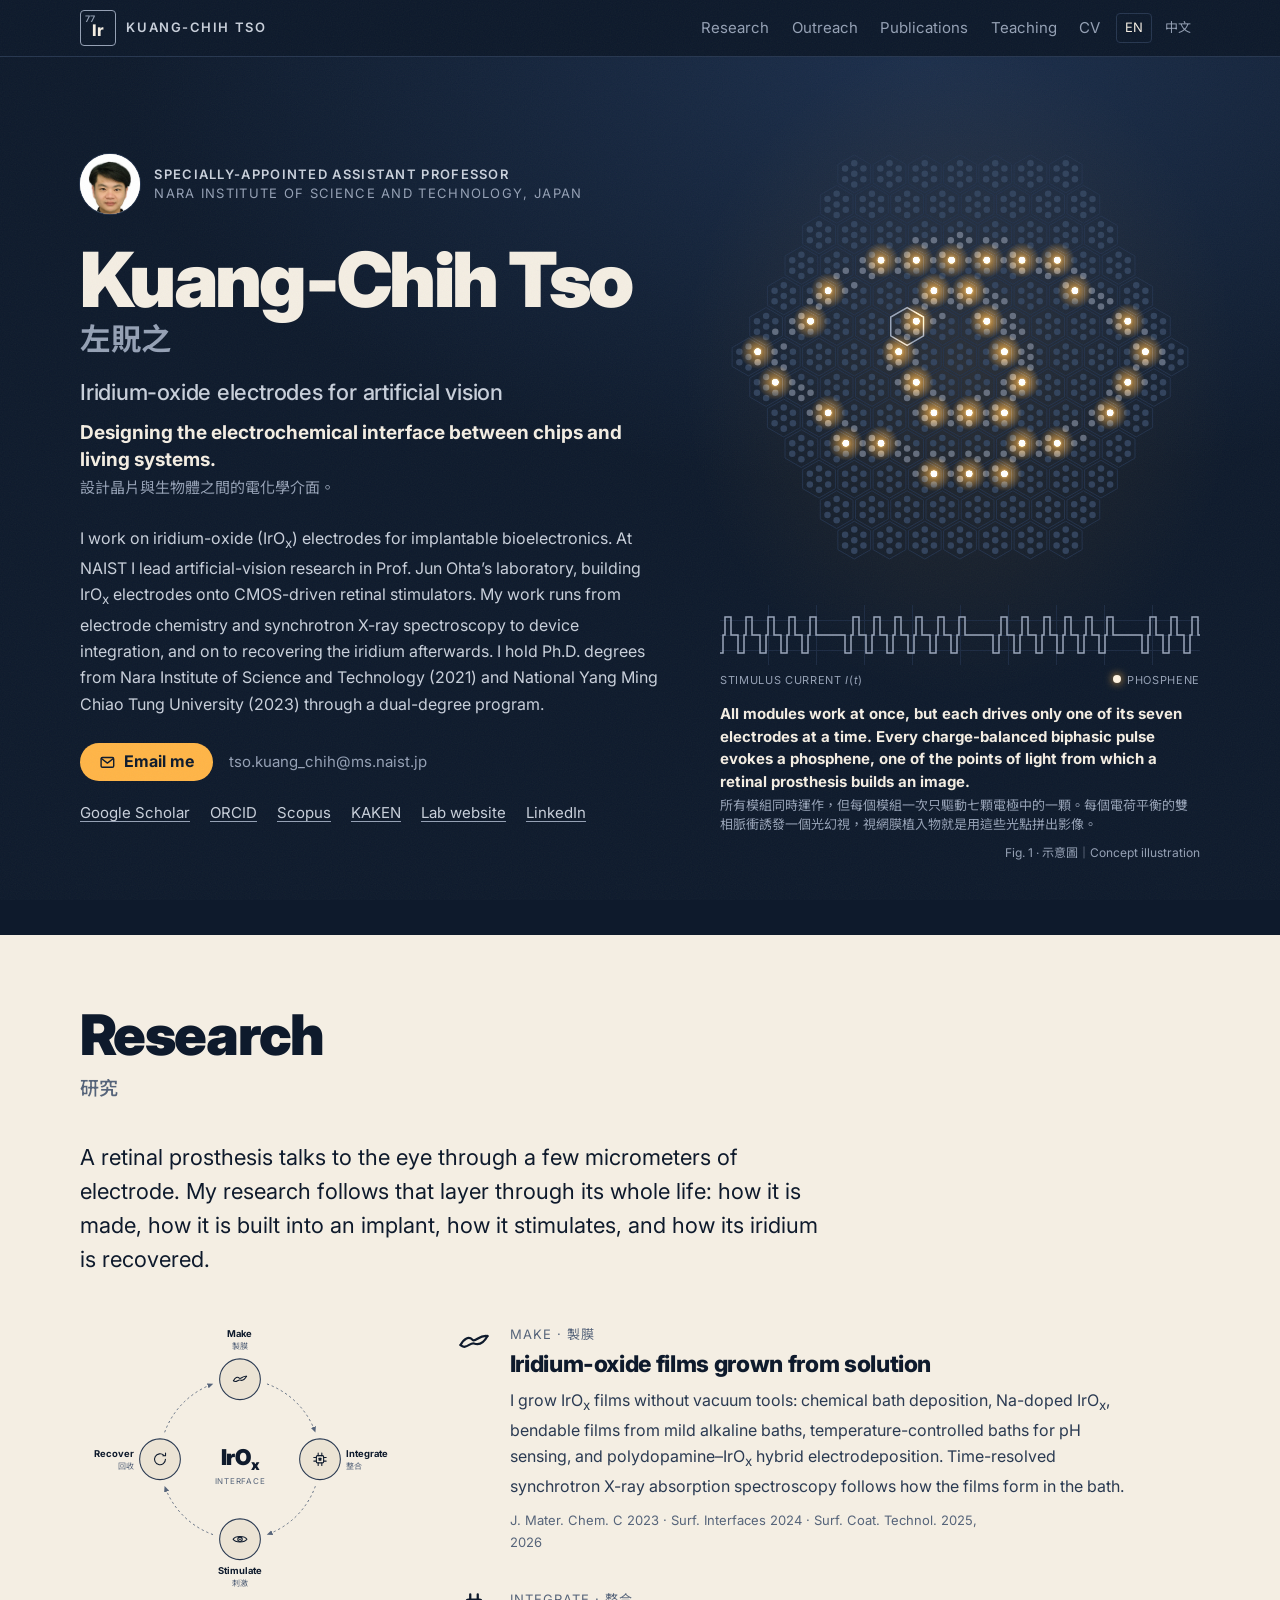
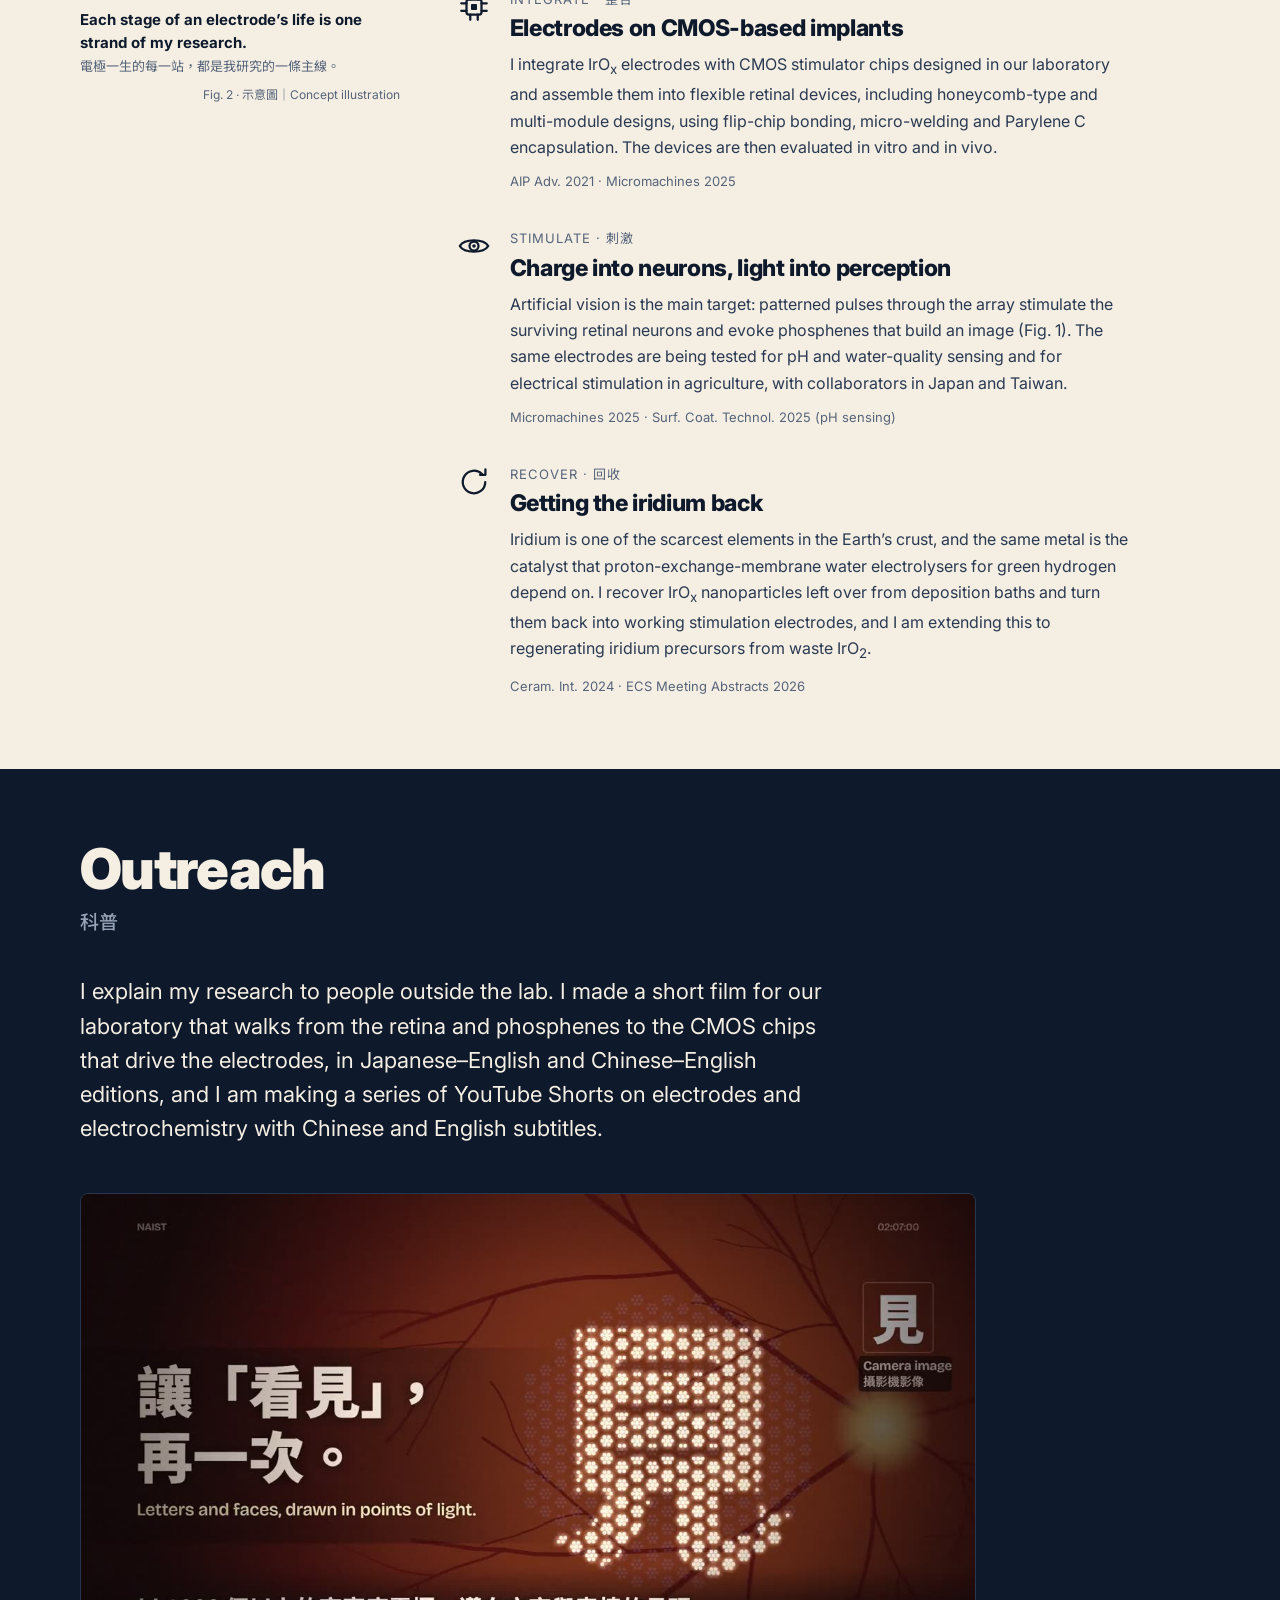
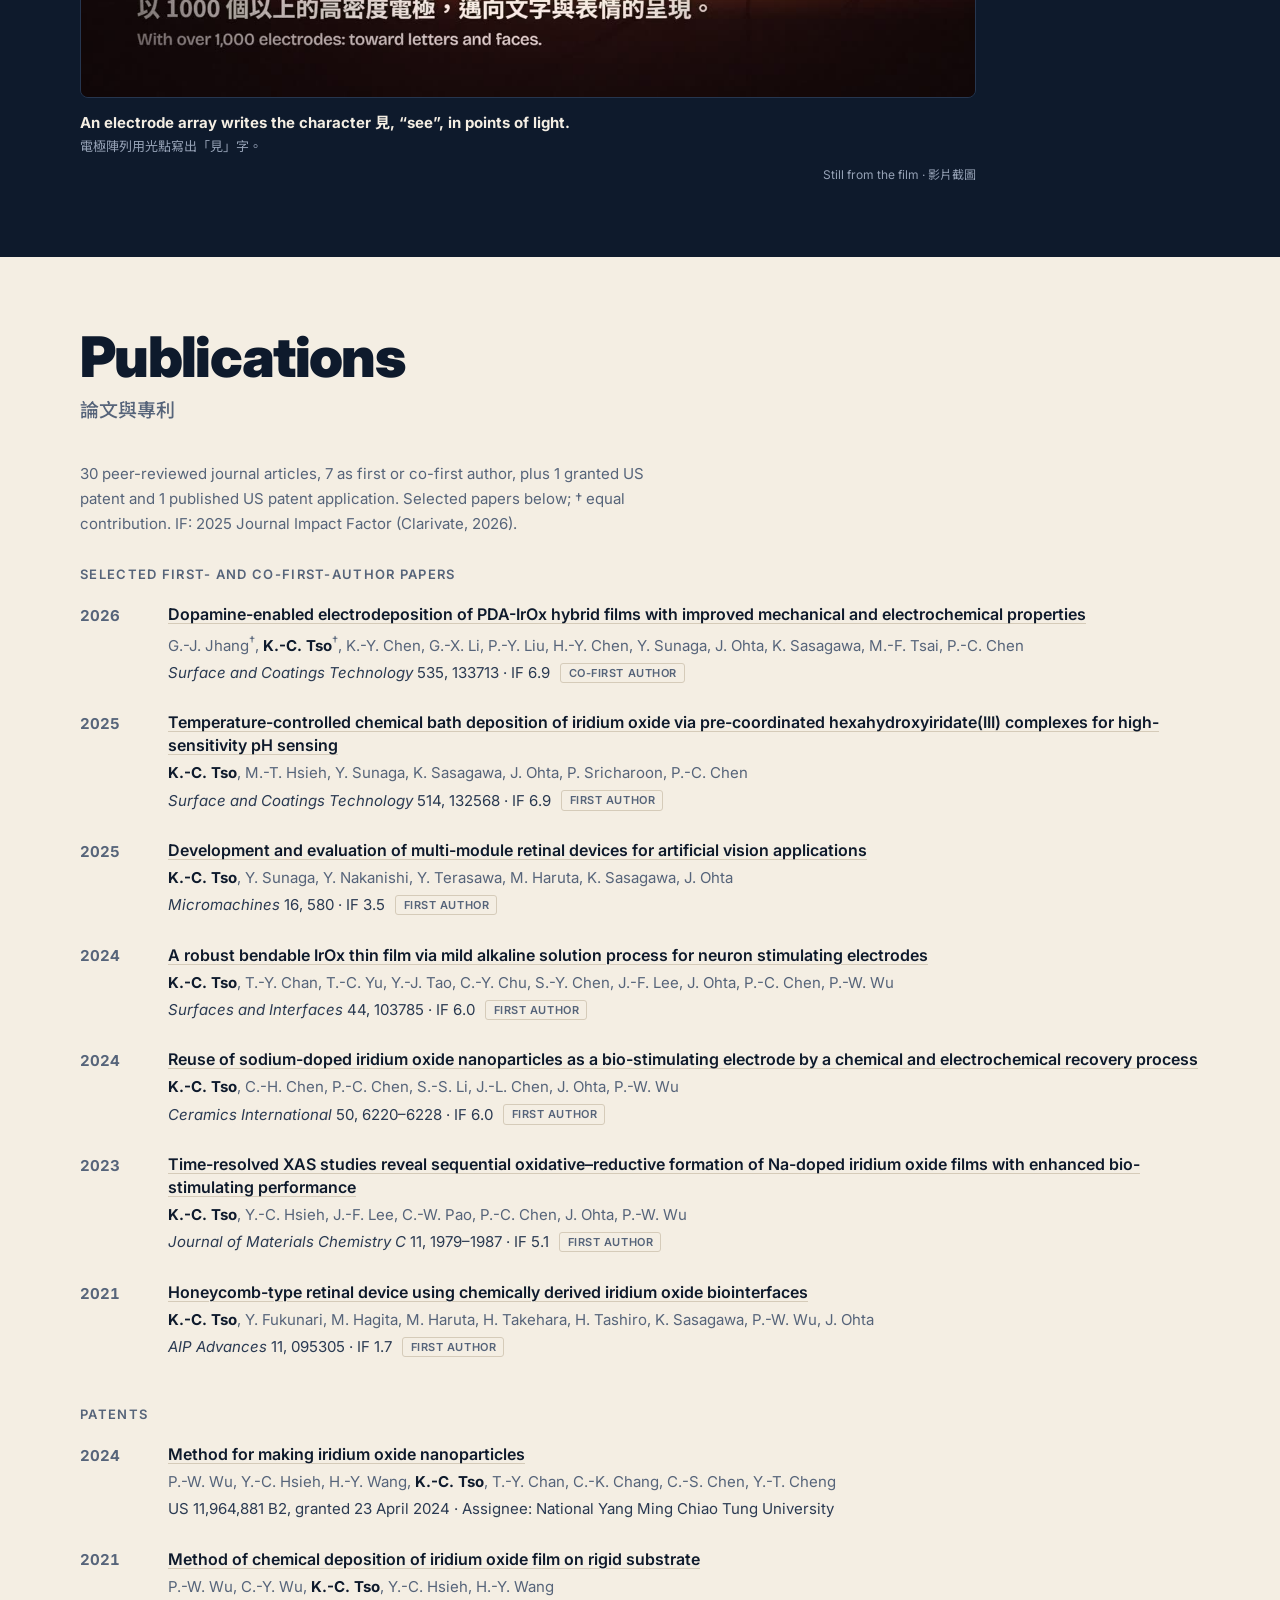
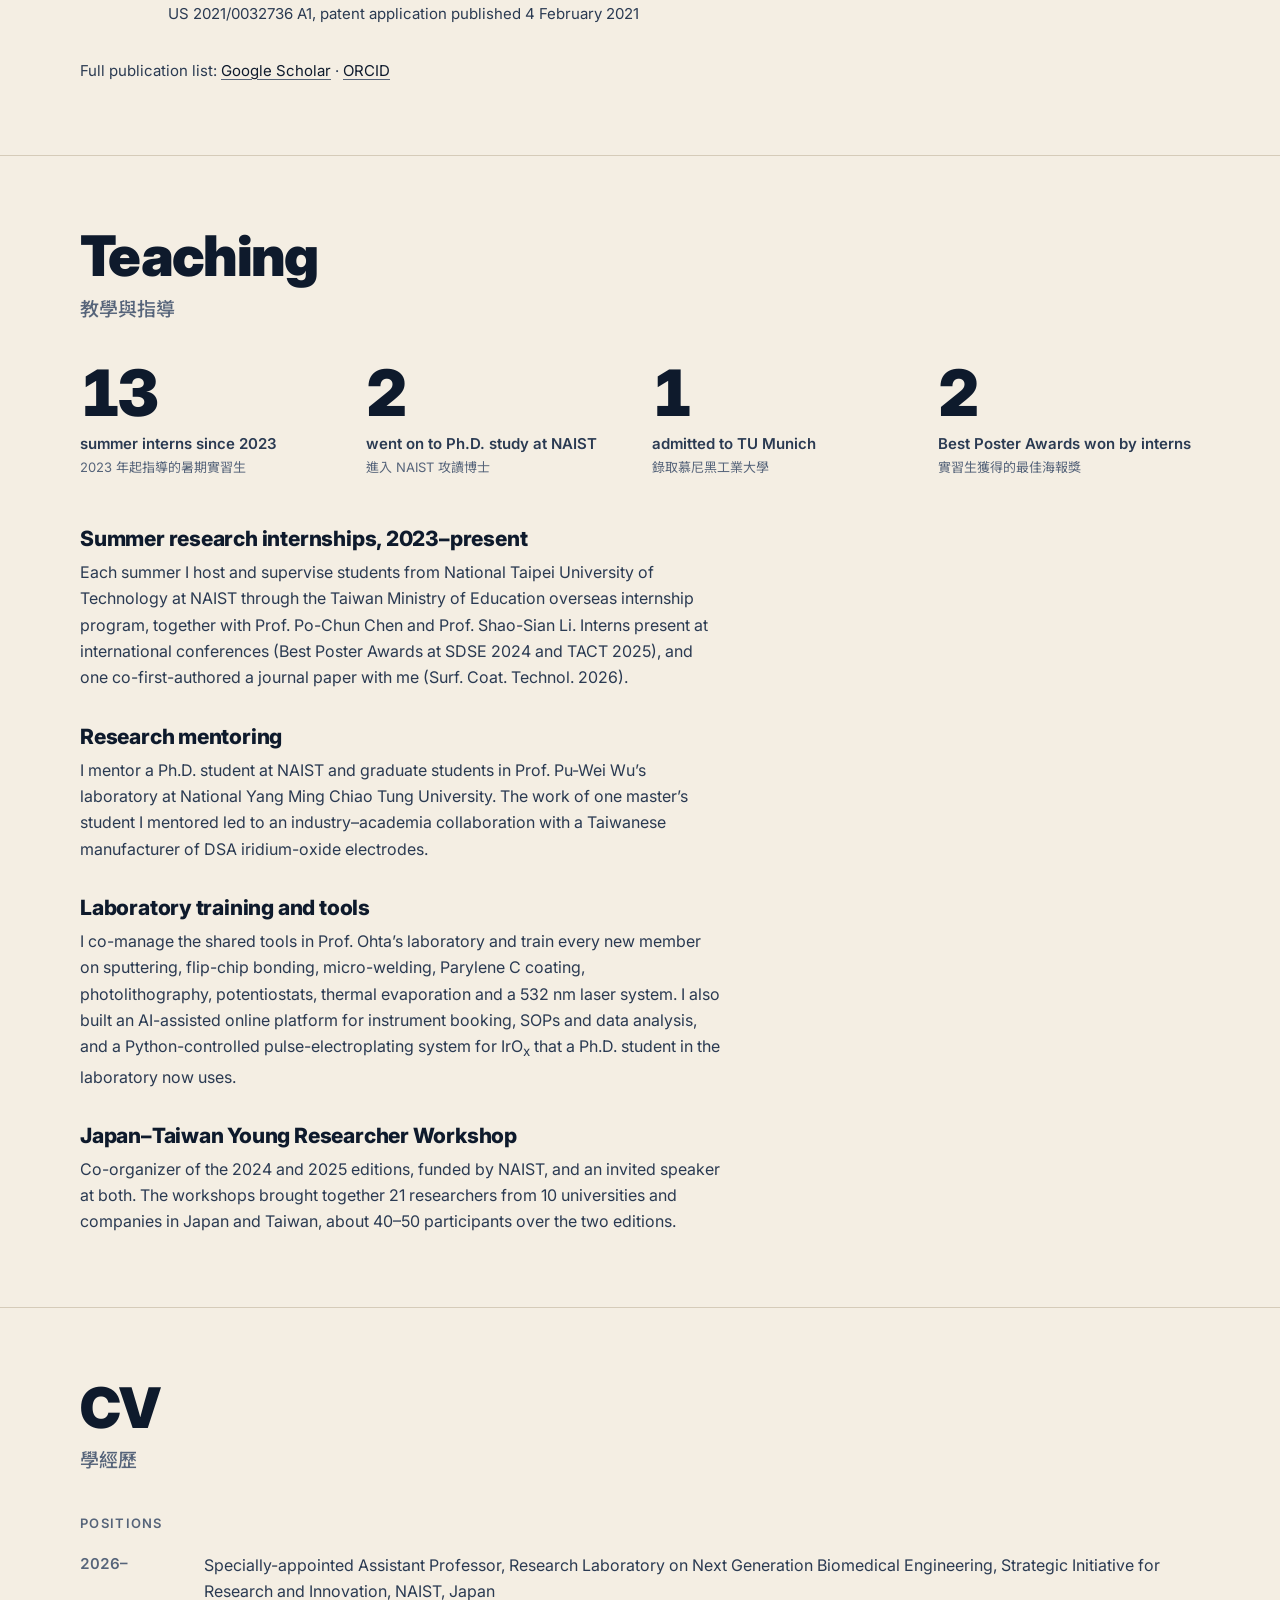
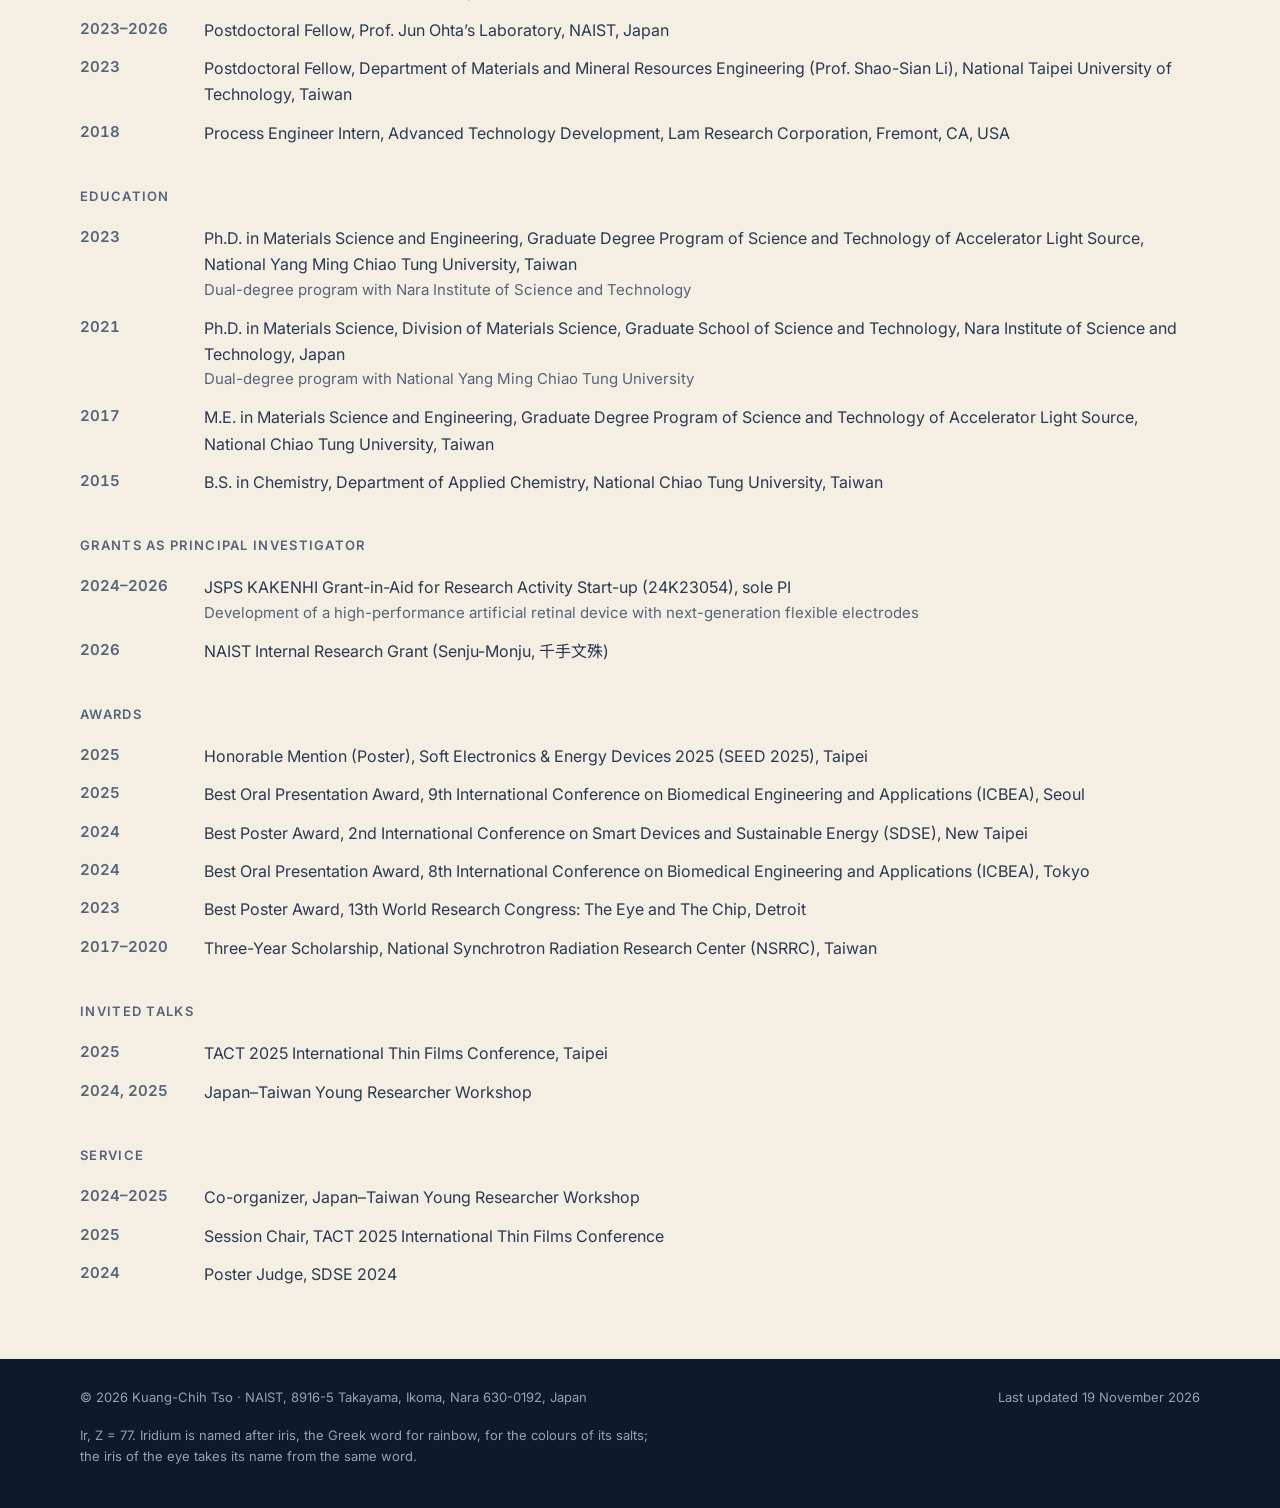
<file: index.html>
<!doctype html>
<html lang="en">
<head>
<meta charset="utf-8">
<title>Kuang-Chih Tso (左貺之) | Iridium-oxide electrodes for artificial vision, NAIST</title>
<meta name="viewport" content="width=device-width, initial-scale=1, viewport-fit=cover">
<meta name="description" content="Kuang-Chih Tso (左貺之) is a Specially-appointed Assistant Professor at the Nara Institute of Science and Technology (NAIST), Japan, working on iridium-oxide electrodes for implantable bioelectronics and artificial vision.">
<meta name="theme-color" content="#0e1a2c">
<link rel="canonical" href="https://kuangchihtso.github.io/">
<link rel="alternate" hreflang="en" href="https://kuangchihtso.github.io/">
<link rel="alternate" hreflang="zh-Hant" href="https://kuangchihtso.github.io/zh/">
<link rel="alternate" hreflang="x-default" href="https://kuangchihtso.github.io/">
<meta property="og:type" content="profile">
<meta property="og:title" content="Kuang-Chih Tso (左貺之)">
<meta property="og:description" content="Iridium-oxide electrodes for implantable bioelectronics and artificial vision. Specially-appointed Assistant Professor, NAIST, Japan.">
<meta property="og:url" content="https://kuangchihtso.github.io/">
<meta property="og:image" content="https://kuangchihtso.github.io/assets/film-poster.jpg">
<meta name="twitter:card" content="summary_large_image">
<link rel="icon" href="assets/favicon.svg" type="image/svg+xml">
<link rel="preconnect" href="https://fonts.googleapis.com">
<link rel="preconnect" href="https://fonts.gstatic.com" crossorigin>
<link rel="stylesheet" href="https://fonts.googleapis.com/css2?family=Inter:opsz,wght@14..32,400..900&family=Noto+Sans+TC:wght@400;500;700;900&display=swap">
<link rel="stylesheet" href="assets/site.css">
<script type="application/ld+json">
{
  "@context": "https://schema.org",
  "@type": "Person",
  "name": "Kuang-Chih Tso",
  "alternateName": ["左貺之", "K.-C. Tso"],
  "jobTitle": "Specially-appointed Assistant Professor",
  "email": "mailto:tso.kuang_chih@ms.naist.jp",
  "affiliation": {
    "@type": "CollegeOrUniversity",
    "name": "Nara Institute of Science and Technology",
    "alternateName": "NAIST",
    "url": "https://www.naist.jp/en/"
  },
  "alumniOf": [
    {"@type": "CollegeOrUniversity", "name": "National Yang Ming Chiao Tung University"},
    {"@type": "CollegeOrUniversity", "name": "Nara Institute of Science and Technology"},
    {"@type": "CollegeOrUniversity", "name": "National Chiao Tung University"}
  ],
  "knowsAbout": ["Iridium oxide electrodes", "Implantable bioelectronics", "Retinal prostheses", "Artificial vision", "Chemical bath deposition", "X-ray absorption spectroscopy", "CMOS-integrated neural interfaces", "Iridium recovery"],
  "url": "https://kuangchihtso.github.io/",
  "image": "https://kuangchihtso.github.io/assets/photo.jpg",
  "sameAs": [
    "https://orcid.org/0000-0002-1939-6127",
    "https://scholar.google.com/citations?user=V21Ai28AAAAJ",
    "https://www.scopus.com/authid/detail.uri?authorId=57202149820",
    "https://nrid.nii.ac.jp/nrid/1000020997415/",
    "https://www.linkedin.com/in/kuang-chih-tso-76ba76182/"
  ]
}
</script>
</head>
<body>
<a class="skip" href="#main">Skip to content</a>

<header class="masthead">
  <div class="wrap">
    <a class="brand" href="#top" aria-label="Kuang-Chih Tso, back to top">
      <span class="ir-tile" aria-hidden="true"><span class="z">77</span>Ir</span>
      <span class="brand-name">Kuang-Chih Tso</span>
    </a>
    <nav class="sections" aria-label="Sections">
      <a href="#research">Research</a>
      <a href="#outreach">Outreach</a>
      <a href="#publications">Publications</a>
      <a href="#teaching">Teaching</a>
      <a href="#cv">CV</a>
    </nav>
    <div class="lang" aria-label="Language">
      <a href="index.html" aria-current="page" lang="en">EN</a>
      <a href="zh/index.html" lang="zh-Hant" hreflang="zh-Hant">中文</a>
    </div>
  </div>
</header>

<main id="main">
  <section class="hero stage" id="top" aria-labelledby="name">
    <div class="wrap hero-grid">
      <div class="hero-text">
        <div class="id-row">
          <figure class="portrait"><img src="assets/photo.jpg" width="266" height="354" alt="Portrait of Kuang-Chih Tso"></figure>
          <p class="eyebrow"><b>Specially-appointed Assistant Professor</b>Nara Institute of Science and Technology, Japan</p>
        </div>
        <h1 id="name">Kuang-Chih Tso<span class="alt-name" lang="zh-Hant">左貺之</span></h1>
        <p class="kicker">Iridium-oxide electrodes for artificial vision</p>
        <p class="subs">
          <span class="sub-1">Designing the electrochemical interface between chips and living systems.</span>
          <span class="sub-2" lang="zh-Hant">設計晶片與生物體之間的電化學介面。</span>
        </p>
        <p class="bio">I work on iridium-oxide (IrO<sub>x</sub>) electrodes for implantable bioelectronics. At NAIST I lead artificial-vision research in Prof. Jun Ohta’s laboratory, building IrO<sub>x</sub> electrodes onto CMOS-driven retinal stimulators. My work runs from electrode chemistry and synchrotron X-ray spectroscopy to device integration, and on to recovering the iridium afterwards. I hold Ph.D. degrees from Nara Institute of Science and Technology (2021) and National Yang Ming Chiao Tung University (2023) through a dual-degree program.</p>
        <p class="contact">
          <a class="cta" data-mail-user="tso.kuang_chih" data-mail-domain="ms.naist.jp" data-mail-keep href="#top"><svg viewBox="0 0 24 24" aria-hidden="true"><rect x="3" y="5" width="18" height="14" rx="2"/><path d="m3.5 6.5 8.5 6.5 8.5-6.5"/></svg>Email me</a>
          <span class="addr" data-mail-user="tso.kuang_chih" data-mail-domain="ms.naist.jp">tso.kuang_chih [at] ms.naist.jp</span>
        </p>
        <ul class="links">
          <li><a href="https://scholar.google.com/citations?user=V21Ai28AAAAJ" rel="me">Google Scholar</a></li>
          <li><a href="https://orcid.org/0000-0002-1939-6127" rel="me">ORCID</a></li>
          <li><a href="https://www.scopus.com/authid/detail.uri?authorId=57202149820" rel="me">Scopus</a></li>
          <li><a href="https://nrid.nii.ac.jp/nrid/1000020997415/" rel="me">KAKEN</a></li>
          <li><a href="https://mswebs.naist.jp/LABs/pdslab/index-e.html">Lab website</a></li>
          <li><a href="https://www.linkedin.com/in/kuang-chih-tso-76ba76182/" rel="me">LinkedIn</a></li>
        </ul>
      </div>

      <figure class="fig1" data-fig1>
        <canvas class="fig-array" role="img" aria-label="Schematic: an array of hexagonal electrode modules with seven electrodes each. All modules work at once, each lighting one of its electrodes at a time, and the lit electrodes trace the outline and iris of an eye as phosphenes."></canvas>
        <canvas class="fig-trace" role="img" aria-label="Trace of the current from the outlined module: one charge-balanced biphasic pulse for each of its electrodes, in turn."></canvas>
        <div class="fig-legend" aria-hidden="true"><span>stimulus current <span class="sym"><i>I</i>(<i>t</i>)</span></span><span><span class="dot"></span>phosphene</span></div>
        <figcaption>
          <span class="cap-1">All modules work at once, but each drives only one of its seven electrodes at a time. Every charge-balanced biphasic pulse evokes a phosphene, one of the points of light from which a retinal prosthesis builds an image.</span>
          <span class="cap-2" lang="zh-Hant">所有模組同時運作，但每個模組一次只驅動七顆電極中的一顆。每個電荷平衡的雙相脈衝誘發一個光幻視，視網膜植入物就是用這些光點拼出影像。</span>
          <span class="cap-tag">Fig. 1 · <span lang="zh-Hant">示意圖</span>｜Concept illustration</span>
        </figcaption>
      </figure>
    </div>
  </section>

  <section class="section paper" id="research" aria-labelledby="research-title">
    <div class="wrap">
      <div class="sec-head">
        <h2 id="research-title">Research</h2>
        <p class="sec-alt" lang="zh-Hant">研究</p>
      </div>
      <p class="lead">A retinal prosthesis talks to the eye through a few micrometers of electrode. My research follows that layer through its whole life: how it is made, how it is built into an implant, how it stimulates, and how its iridium is recovered.</p>

      <div class="cycle">
        <figure class="fig2">
          <svg viewBox="-60 -26 440 372" role="img" aria-labelledby="fig2-title">
            <title id="fig2-title">Life cycle of an iridium-oxide electrode: make, integrate, stimulate, recover, and back to make.</title>
            <defs>
              <marker id="fig2-arrow" viewBox="0 0 10 10" refX="8" refY="5" markerWidth="9" markerHeight="9" markerUnits="userSpaceOnUse" orient="auto">
                <path class="arrowhead" d="M0 1 L9 5 L0 9 z"/>
              </marker>
            </defs>
            <g class="ring">
              <path d="M197.6 56.6 A110 110 0 0 1 263.4 122.4" marker-end="url(#fig2-arrow)"/>
              <path d="M263.4 197.6 A110 110 0 0 1 197.6 263.4" marker-end="url(#fig2-arrow)"/>
              <path d="M122.4 263.4 A110 110 0 0 1 56.6 197.6" marker-end="url(#fig2-arrow)"/>
              <path d="M56.6 122.4 A110 110 0 0 1 122.4 56.6" marker-end="url(#fig2-arrow)"/>
            </g>
            <g transform="translate(160 50)">
              <circle class="node" r="28"/>
              <g class="glyph" transform="translate(-12 -12)"><path d="M3 14c2.5-4.5 5.5-6 8-3.5 2 2 4.5-3.5 10-2.5"/><path d="M21 8c-3 5.5-6.5 6-9 5-2.5-1-5.5 4.5-9 1"/></g>
            </g>
            <g transform="translate(270 160)">
              <circle class="node" r="28"/>
              <g class="glyph" transform="translate(-12 -12)"><rect x="7" y="7" width="10" height="10" rx="1.5"/><rect class="solid" x="10" y="10" width="4" height="4" rx="0.5"/><path d="M9.5 3.5v3.5M14.5 3.5v3.5M9.5 17v3.5M14.5 17v3.5M3.5 9.5h3.5M3.5 14.5h3.5M17 9.5h3.5M17 14.5h3.5"/></g>
            </g>
            <g transform="translate(160 270)">
              <circle class="node" r="28"/>
              <g class="glyph" transform="translate(-12 -12)"><path d="M2.5 12c3-5 16-5 19 0-3 5-16 5-19 0z"/><circle cx="12" cy="12" r="3"/><circle class="solid" cx="12" cy="12" r="1.2"/></g>
            </g>
            <g transform="translate(50 160)">
              <circle class="node" r="28"/>
              <g class="glyph" transform="translate(-12 -12)"><path d="M19.5 12a7.5 7.5 0 1 1-2.2-5.3"/><path d="M19.6 3.6v3.6h-3.6"/></g>
            </g>
            <text class="lbl" x="160" y="-8" text-anchor="middle">Make</text>
            <text class="lbl2" x="160" y="8" text-anchor="middle">製膜</text>
            <text class="lbl" x="306" y="157" text-anchor="start">Integrate</text>
            <text class="lbl2" x="306" y="173" text-anchor="start">整合</text>
            <text class="lbl" x="160" y="318" text-anchor="middle">Stimulate</text>
            <text class="lbl2" x="160" y="334" text-anchor="middle">刺激</text>
            <text class="lbl" x="14" y="157" text-anchor="end">Recover</text>
            <text class="lbl2" x="14" y="173" text-anchor="end">回收</text>
            <text class="center" x="160" y="168" text-anchor="middle">IrO<tspan dy="7" font-size="20">x</tspan></text>
            <text class="center-sub" x="160" y="194" text-anchor="middle">interface</text>
          </svg>
          <figcaption>
            <span class="cap-1">Each stage of an electrode’s life is one strand of my research.</span>
            <span class="cap-2" lang="zh-Hant">電極一生的每一站，都是我研究的一條主線。</span>
            <span class="cap-tag">Fig. 2 · <span lang="zh-Hant">示意圖</span>｜Concept illustration</span>
          </figcaption>
        </figure>

        <div class="strands">
          <article class="strand">
            <span class="icon" aria-hidden="true"><svg viewBox="0 0 24 24"><path d="M3 14c2.5-4.5 5.5-6 8-3.5 2 2 4.5-3.5 10-2.5"/><path d="M21 8c-3 5.5-6.5 6-9 5-2.5-1-5.5 4.5-9 1"/></svg></span>
            <div>
              <p class="tag">Make · <span lang="zh-Hant">製膜</span></p>
              <h3>Iridium-oxide films grown from solution</h3>
              <p>I grow IrO<sub>x</sub> films without vacuum tools: chemical bath deposition, Na-doped IrO<sub>x</sub>, bendable films from mild alkaline baths, temperature-controlled baths for pH sensing, and polydopamine–IrO<sub>x</sub> hybrid electrodeposition. Time-resolved synchrotron X-ray absorption spectroscopy follows how the films form in the bath.</p>
              <p class="refs">J. Mater. Chem. C 2023 · Surf. Interfaces 2024 · Surf. Coat. Technol. 2025, 2026</p>
            </div>
          </article>
          <article class="strand">
            <span class="icon" aria-hidden="true"><svg viewBox="0 0 24 24"><rect x="7" y="7" width="10" height="10" rx="1.5"/><rect class="solid" x="10" y="10" width="4" height="4" rx="0.5"/><path d="M9.5 3.5v3.5M14.5 3.5v3.5M9.5 17v3.5M14.5 17v3.5M3.5 9.5h3.5M3.5 14.5h3.5M17 9.5h3.5M17 14.5h3.5"/></svg></span>
            <div>
              <p class="tag">Integrate · <span lang="zh-Hant">整合</span></p>
              <h3>Electrodes on CMOS-based implants</h3>
              <p>I integrate IrO<sub>x</sub> electrodes with CMOS stimulator chips designed in our laboratory and assemble them into flexible retinal devices, including honeycomb-type and multi-module designs, using flip-chip bonding, micro-welding and Parylene C encapsulation. The devices are then evaluated in vitro and in vivo.</p>
              <p class="refs">AIP Adv. 2021 · Micromachines 2025</p>
            </div>
          </article>
          <article class="strand">
            <span class="icon" aria-hidden="true"><svg viewBox="0 0 24 24"><path d="M2.5 12c3-5 16-5 19 0-3 5-16 5-19 0z"/><circle cx="12" cy="12" r="3"/><circle class="solid" cx="12" cy="12" r="1.2"/></svg></span>
            <div>
              <p class="tag">Stimulate · <span lang="zh-Hant">刺激</span></p>
              <h3>Charge into neurons, light into perception</h3>
              <p>Artificial vision is the main target: patterned pulses through the array stimulate the surviving retinal neurons and evoke phosphenes that build an image (Fig. 1). The same electrodes are being tested for pH and water-quality sensing and for electrical stimulation in agriculture, with collaborators in Japan and Taiwan.</p>
              <p class="refs">Micromachines 2025 · Surf. Coat. Technol. 2025 (pH sensing)</p>
            </div>
          </article>
          <article class="strand">
            <span class="icon" aria-hidden="true"><svg viewBox="0 0 24 24"><path d="M19.5 12a7.5 7.5 0 1 1-2.2-5.3"/><path d="M19.6 3.6v3.6h-3.6"/></svg></span>
            <div>
              <p class="tag">Recover · <span lang="zh-Hant">回收</span></p>
              <h3>Getting the iridium back</h3>
              <p>Iridium is one of the scarcest elements in the Earth’s crust, and the same metal is the catalyst that proton-exchange-membrane water electrolysers for green hydrogen depend on. I recover IrO<sub>x</sub> nanoparticles left over from deposition baths and turn them back into working stimulation electrodes, and I am extending this to regenerating iridium precursors from waste IrO<sub>2</sub>.</p>
              <p class="refs">Ceram. Int. 2024 · ECS Meeting Abstracts 2026</p>
            </div>
          </article>
        </div>
      </div>
    </div>
  </section>

  <section class="section stage" id="outreach" aria-labelledby="outreach-title">
    <div class="wrap">
      <div class="sec-head">
        <h2 id="outreach-title">Outreach</h2>
        <p class="sec-alt" lang="zh-Hant">科普</p>
      </div>
      <p class="lead">I explain my research to people outside the lab. I made a short film for our laboratory that walks from the retina and phosphenes to the CMOS chips that drive the electrodes, in Japanese–English and Chinese–English editions, and I am making a series of YouTube Shorts on electrodes and electrochemistry with Chinese and English subtitles.</p>
      <figure class="film">
        <div class="poster">
          <img src="assets/film-poster.jpg" width="1280" height="720" alt="Still from the film: an electrode array draws the Chinese character 見 (“see”) in points of light, beside the title 讓「看見」，再一次 and the subtitle “Letters and faces, drawn in points of light.”" loading="lazy">
        </div>
        <figcaption>
          <span class="cap-1">An electrode array writes the character 見, “see”, in points of light.</span>
          <span class="cap-2" lang="zh-Hant">電極陣列用光點寫出「見」字。</span>
          <span class="cap-tag">Still from the film · <span lang="zh-Hant">影片截圖</span></span>
        </figcaption>
      </figure>
    </div>
  </section>

  <section class="section paper" id="publications" aria-labelledby="pubs-title">
    <div class="wrap">
      <div class="sec-head">
        <h2 id="pubs-title">Publications</h2>
        <p class="sec-alt" lang="zh-Hant">論文與專利</p>
      </div>
      <p class="note">30 peer-reviewed journal articles, 7 as first or co-first author, plus 1 granted US patent and 1 published US patent application. Selected papers below; † equal contribution. IF: 2025 Journal Impact Factor (Clarivate, 2026).</p>
      <h3 class="sub">Selected first- and co-first-author papers</h3>
      <ol class="entries">
        <li class="entry">
          <span class="when">2026</span>
          <div>
            <p class="title"><a href="https://doi.org/10.1016/j.surfcoat.2026.133713">Dopamine-enabled electrodeposition of PDA-IrOx hybrid films with improved mechanical and electrochemical properties</a></p>
            <p class="authors">G.-J. Jhang<sup>†</sup>, <b>K.-C. Tso</b><sup>†</sup>, K.-Y. Chen, G.-X. Li, P.-Y. Liu, H.-Y. Chen, Y. Sunaga, J. Ohta, K. Sasagawa, M.-F. Tsai, P.-C. Chen</p>
            <p class="venue"><i>Surface and Coatings Technology</i> 535, 133713 · IF&nbsp;6.9 <span class="role">Co-first author</span></p>
          </div>
        </li>
        <li class="entry">
          <span class="when">2025</span>
          <div>
            <p class="title"><a href="https://doi.org/10.1016/j.surfcoat.2025.132568">Temperature-controlled chemical bath deposition of iridium oxide via pre-coordinated hexahydroxyiridate(III) complexes for high-sensitivity pH sensing</a></p>
            <p class="authors"><b>K.-C. Tso</b>, M.-T. Hsieh, Y. Sunaga, K. Sasagawa, J. Ohta, P. Sricharoon, P.-C. Chen</p>
            <p class="venue"><i>Surface and Coatings Technology</i> 514, 132568 · IF&nbsp;6.9 <span class="role">First author</span></p>
          </div>
        </li>
        <li class="entry">
          <span class="when">2025</span>
          <div>
            <p class="title"><a href="https://doi.org/10.3390/mi16050580">Development and evaluation of multi-module retinal devices for artificial vision applications</a></p>
            <p class="authors"><b>K.-C. Tso</b>, Y. Sunaga, Y. Nakanishi, Y. Terasawa, M. Haruta, K. Sasagawa, J. Ohta</p>
            <p class="venue"><i>Micromachines</i> 16, 580 · IF&nbsp;3.5 <span class="role">First author</span></p>
          </div>
        </li>
        <li class="entry">
          <span class="when">2024</span>
          <div>
            <p class="title"><a href="https://doi.org/10.1016/j.surfin.2023.103785">A robust bendable IrOx thin film via mild alkaline solution process for neuron stimulating electrodes</a></p>
            <p class="authors"><b>K.-C. Tso</b>, T.-Y. Chan, T.-C. Yu, Y.-J. Tao, C.-Y. Chu, S.-Y. Chen, J.-F. Lee, J. Ohta, P.-C. Chen, P.-W. Wu</p>
            <p class="venue"><i>Surfaces and Interfaces</i> 44, 103785 · IF&nbsp;6.0 <span class="role">First author</span></p>
          </div>
        </li>
        <li class="entry">
          <span class="when">2024</span>
          <div>
            <p class="title"><a href="https://doi.org/10.1016/j.ceramint.2023.11.344">Reuse of sodium-doped iridium oxide nanoparticles as a bio-stimulating electrode by a chemical and electrochemical recovery process</a></p>
            <p class="authors"><b>K.-C. Tso</b>, C.-H. Chen, P.-C. Chen, S.-S. Li, J.-L. Chen, J. Ohta, P.-W. Wu</p>
            <p class="venue"><i>Ceramics International</i> 50, 6220–6228 · IF&nbsp;6.0 <span class="role">First author</span></p>
          </div>
        </li>
        <li class="entry">
          <span class="when">2023</span>
          <div>
            <p class="title"><a href="https://doi.org/10.1039/D2TC02996K">Time-resolved XAS studies reveal sequential oxidative–reductive formation of Na-doped iridium oxide films with enhanced bio-stimulating performance</a></p>
            <p class="authors"><b>K.-C. Tso</b>, Y.-C. Hsieh, J.-F. Lee, C.-W. Pao, P.-C. Chen, J. Ohta, P.-W. Wu</p>
            <p class="venue"><i>Journal of Materials Chemistry C</i> 11, 1979–1987 · IF&nbsp;5.1 <span class="role">First author</span></p>
          </div>
        </li>
        <li class="entry">
          <span class="when">2021</span>
          <div>
            <p class="title"><a href="https://doi.org/10.1063/5.0058457">Honeycomb-type retinal device using chemically derived iridium oxide biointerfaces</a></p>
            <p class="authors"><b>K.-C. Tso</b>, Y. Fukunari, M. Hagita, M. Haruta, H. Takehara, H. Tashiro, K. Sasagawa, P.-W. Wu, J. Ohta</p>
            <p class="venue"><i>AIP Advances</i> 11, 095305 · IF&nbsp;1.7 <span class="role">First author</span></p>
          </div>
        </li>
      </ol>

      <h3 class="sub">Patents</h3>
      <ol class="entries">
        <li class="entry">
          <span class="when">2024</span>
          <div>
            <p class="title"><a href="https://patents.justia.com/patent/11964881">Method for making iridium oxide nanoparticles</a></p>
            <p class="authors">P.-W. Wu, Y.-C. Hsieh, H.-Y. Wang, <b>K.-C. Tso</b>, T.-Y. Chan, C.-K. Chang, C.-S. Chen, Y.-T. Cheng</p>
            <p class="venue">US 11,964,881 B2, granted 23 April 2024 · Assignee: National Yang Ming Chiao Tung University</p>
          </div>
        </li>
        <li class="entry">
          <span class="when">2021</span>
          <div>
            <p class="title"><a href="https://patents.justia.com/patent/20210032736">Method of chemical deposition of iridium oxide film on rigid substrate</a></p>
            <p class="authors">P.-W. Wu, C.-Y. Wu, <b>K.-C. Tso</b>, Y.-C. Hsieh, H.-Y. Wang</p>
            <p class="venue">US 2021/0032736 A1, patent application published 4 February 2021</p>
          </div>
        </li>
      </ol>

      <p class="more">Full publication list: <a href="https://scholar.google.com/citations?user=V21Ai28AAAAJ">Google Scholar</a> · <a href="https://orcid.org/0000-0002-1939-6127">ORCID</a></p>
    </div>
  </section>

  <section class="section paper" id="teaching" aria-labelledby="teaching-title">
    <div class="wrap">
      <div class="sec-head">
        <h2 id="teaching-title">Teaching</h2>
        <p class="sec-alt" lang="zh-Hant">教學與指導</p>
      </div>
      <ul class="stats">
        <li><span class="num">13</span><span class="lbl">summer interns since 2023</span><span class="line" lang="zh-Hant">2023 年起指導的暑期實習生</span></li>
        <li><span class="num">2</span><span class="lbl">went on to Ph.D. study at NAIST</span><span class="line" lang="zh-Hant">進入 NAIST 攻讀博士</span></li>
        <li><span class="num">1</span><span class="lbl">admitted to TU Munich</span><span class="line" lang="zh-Hant">錄取慕尼黑工業大學</span></li>
        <li><span class="num">2</span><span class="lbl">Best Poster Awards won by interns</span><span class="line" lang="zh-Hant">實習生獲得的最佳海報獎</span></li>
      </ul>
      <div class="items">
        <div class="item">
          <h3>Summer research internships, 2023–present</h3>
          <p>Each summer I host and supervise students from National Taipei University of Technology at NAIST through the Taiwan Ministry of Education overseas internship program, together with Prof. Po-Chun Chen and Prof. Shao-Sian Li. Interns present at international conferences (Best Poster Awards at SDSE 2024 and TACT 2025), and one co-first-authored a journal paper with me (Surf. Coat. Technol. 2026).</p>
        </div>
        <div class="item">
          <h3>Research mentoring</h3>
          <p>I mentor a Ph.D. student at NAIST and graduate students in Prof. Pu-Wei Wu’s laboratory at National Yang Ming Chiao Tung University. The work of one master’s student I mentored led to an industry–academia collaboration with a Taiwanese manufacturer of DSA iridium-oxide electrodes.</p>
        </div>
        <div class="item">
          <h3>Laboratory training and tools</h3>
          <p>I co-manage the shared tools in Prof. Ohta’s laboratory and train every new member on sputtering, flip-chip bonding, micro-welding, Parylene C coating, photolithography, potentiostats, thermal evaporation and a 532 nm laser system. I also built an AI-assisted online platform for instrument booking, SOPs and data analysis, and a Python-controlled pulse-electroplating system for IrO<sub>x</sub> that a Ph.D. student in the laboratory now uses.</p>
        </div>
        <div class="item">
          <h3>Japan–Taiwan Young Researcher Workshop</h3>
          <p>Co-organizer of the 2024 and 2025 editions, funded by NAIST, and an invited speaker at both. The workshops brought together 21 researchers from 10 universities and companies in Japan and Taiwan, about 40–50 participants over the two editions.</p>
        </div>
      </div>
    </div>
  </section>

  <section class="section paper" id="cv" aria-labelledby="cv-title">
    <div class="wrap">
      <div class="sec-head">
        <h2 id="cv-title">CV</h2>
        <p class="sec-alt" lang="zh-Hant">學經歷</p>
      </div>
      <div class="cv-group">
        <h3 class="sub">Positions</h3>
        <dl class="rows">
          <div class="row"><dt>2026–</dt><dd>Specially-appointed Assistant Professor, Research Laboratory on Next Generation Biomedical Engineering, Strategic Initiative for Research and Innovation, NAIST, Japan</dd></div>
          <div class="row"><dt>2023–2026</dt><dd>Postdoctoral Fellow, Prof. Jun Ohta’s Laboratory, NAIST, Japan</dd></div>
          <div class="row"><dt>2023</dt><dd>Postdoctoral Fellow, Department of Materials and Mineral Resources Engineering (Prof. Shao-Sian Li), National Taipei University of Technology, Taiwan</dd></div>
          <div class="row"><dt>2018</dt><dd>Process Engineer Intern, Advanced Technology Development, Lam Research Corporation, Fremont, CA, USA</dd></div>
        </dl>
      </div>
      <div class="cv-group">
        <h3 class="sub">Education</h3>
        <dl class="rows">
          <div class="row"><dt>2023</dt><dd>Ph.D. in Materials Science and Engineering, Graduate Degree Program of Science and Technology of Accelerator Light Source, National Yang Ming Chiao Tung University, Taiwan<small>Dual-degree program with Nara Institute of Science and Technology</small></dd></div>
          <div class="row"><dt>2021</dt><dd>Ph.D. in Materials Science, Division of Materials Science, Graduate School of Science and Technology, Nara Institute of Science and Technology, Japan<small>Dual-degree program with National Yang Ming Chiao Tung University</small></dd></div>
          <div class="row"><dt>2017</dt><dd>M.E. in Materials Science and Engineering, Graduate Degree Program of Science and Technology of Accelerator Light Source, National Chiao Tung University, Taiwan</dd></div>
          <div class="row"><dt>2015</dt><dd>B.S. in Chemistry, Department of Applied Chemistry, National Chiao Tung University, Taiwan</dd></div>
        </dl>
      </div>
      <div class="cv-group">
        <h3 class="sub">Grants as principal investigator</h3>
        <dl class="rows">
          <div class="row"><dt>2024–2026</dt><dd>JSPS KAKENHI Grant-in-Aid for Research Activity Start-up (24K23054), sole PI<small>Development of a high-performance artificial retinal device with next-generation flexible electrodes</small></dd></div>
          <div class="row"><dt>2026</dt><dd>NAIST Internal Research Grant (Senju-Monju, <span lang="ja">千手文殊</span>)</dd></div>
        </dl>
      </div>
      <div class="cv-group">
        <h3 class="sub">Awards</h3>
        <dl class="rows">
          <div class="row"><dt>2025</dt><dd>Honorable Mention (Poster), Soft Electronics &amp; Energy Devices 2025 (SEED 2025), Taipei</dd></div>
          <div class="row"><dt>2025</dt><dd>Best Oral Presentation Award, 9th International Conference on Biomedical Engineering and Applications (ICBEA), Seoul</dd></div>
          <div class="row"><dt>2024</dt><dd>Best Poster Award, 2nd International Conference on Smart Devices and Sustainable Energy (SDSE), New Taipei</dd></div>
          <div class="row"><dt>2024</dt><dd>Best Oral Presentation Award, 8th International Conference on Biomedical Engineering and Applications (ICBEA), Tokyo</dd></div>
          <div class="row"><dt>2023</dt><dd>Best Poster Award, 13th World Research Congress: The Eye and The Chip, Detroit</dd></div>
          <div class="row"><dt>2017–2020</dt><dd>Three-Year Scholarship, National Synchrotron Radiation Research Center (NSRRC), Taiwan</dd></div>
        </dl>
      </div>
      <div class="cv-group">
        <h3 class="sub">Invited talks</h3>
        <dl class="rows">
          <div class="row"><dt>2025</dt><dd>TACT 2025 International Thin Films Conference, Taipei</dd></div>
          <div class="row"><dt>2024, 2025</dt><dd>Japan–Taiwan Young Researcher Workshop</dd></div>
        </dl>
      </div>
      <div class="cv-group">
        <h3 class="sub">Service</h3>
        <dl class="rows">
          <div class="row"><dt>2024–2025</dt><dd>Co-organizer, Japan–Taiwan Young Researcher Workshop</dd></div>
          <div class="row"><dt>2025</dt><dd>Session Chair, TACT 2025 International Thin Films Conference</dd></div>
          <div class="row"><dt>2024</dt><dd>Poster Judge, SDSE 2024</dd></div>
        </dl>
      </div>
    </div>
  </section>
</main>

<footer class="site-foot stage">
  <div class="wrap">
    <span>© 2026 Kuang-Chih Tso · NAIST, 8916-5 Takayama, Ikoma, Nara 630-0192, Japan</span>
    <span>Last updated 19 November 2026</span>
    <p class="colophon">Ir, Z = 77. Iridium is named after iris, the Greek word for rainbow, for the colours of its salts; the iris of the eye takes its name from the same word.</p>
  </div>
</footer>
<script src="assets/site.js"></script>
</body>
</html>
</file>
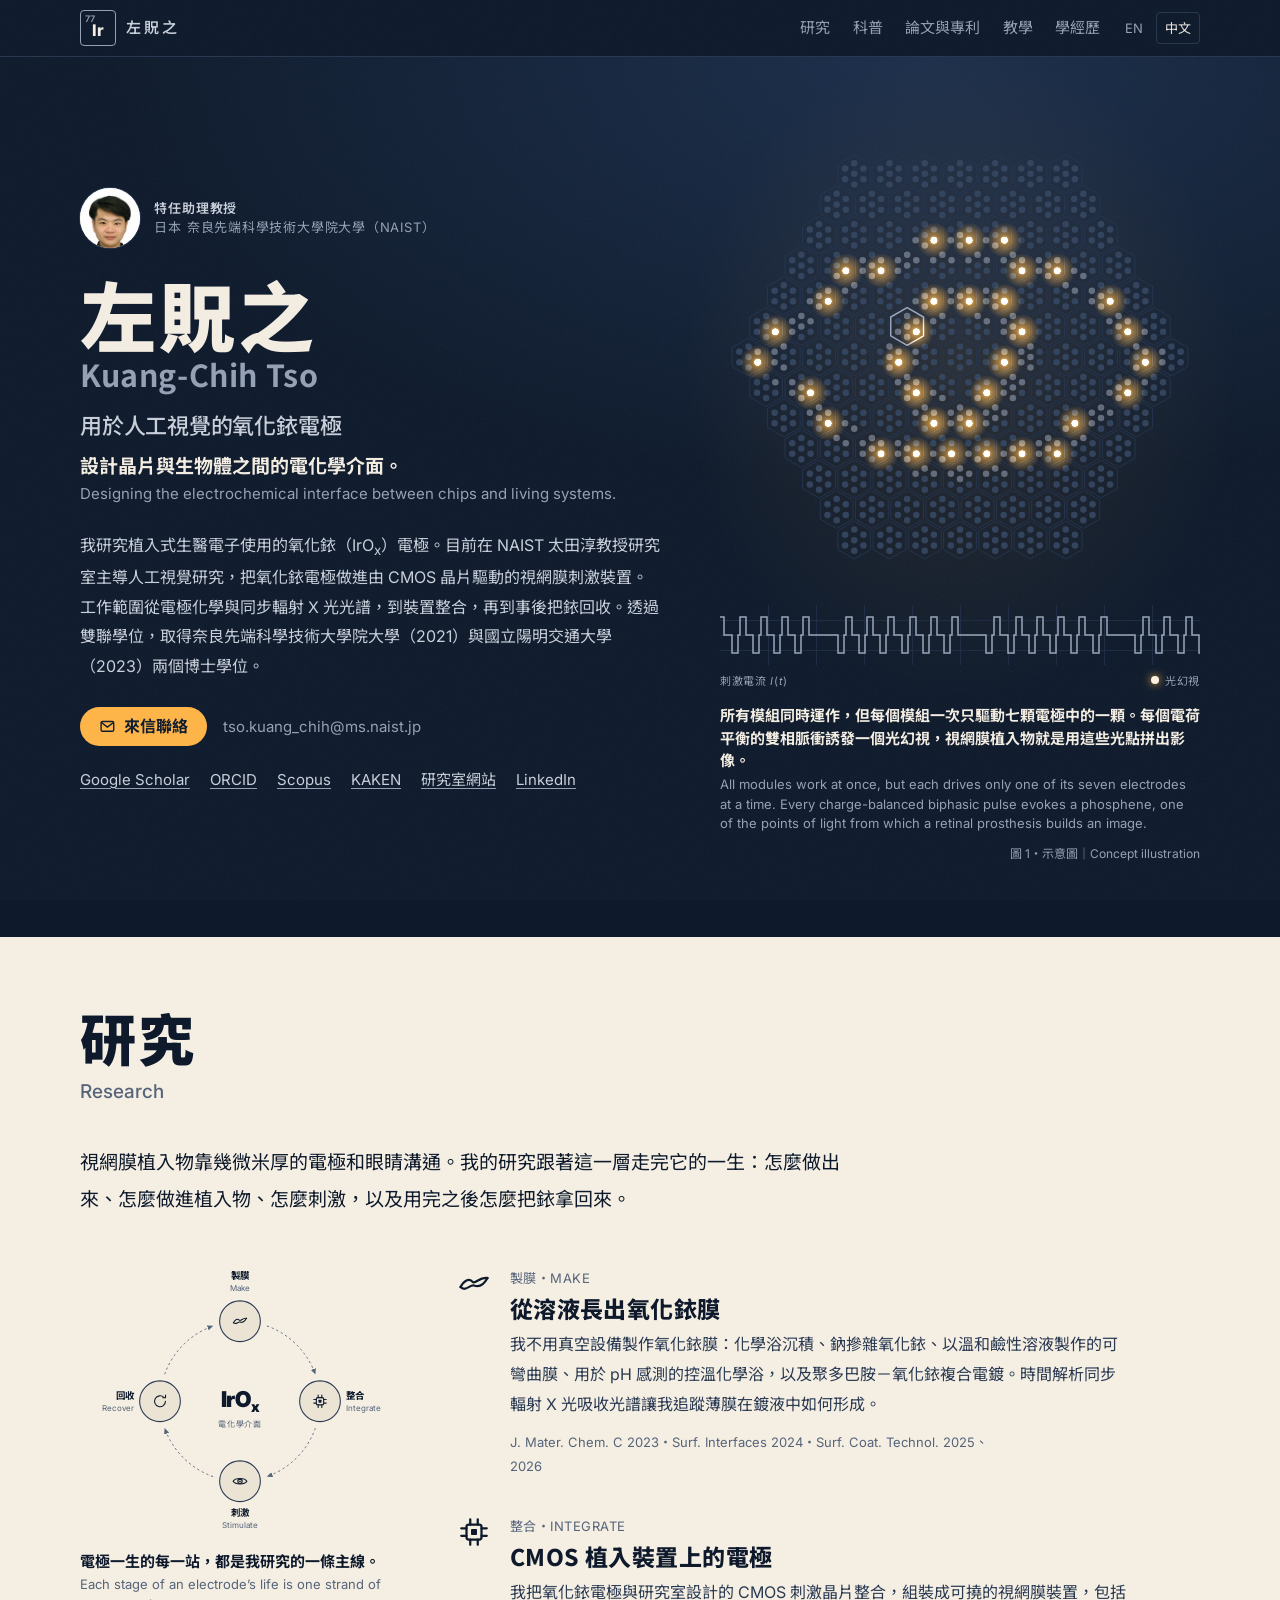
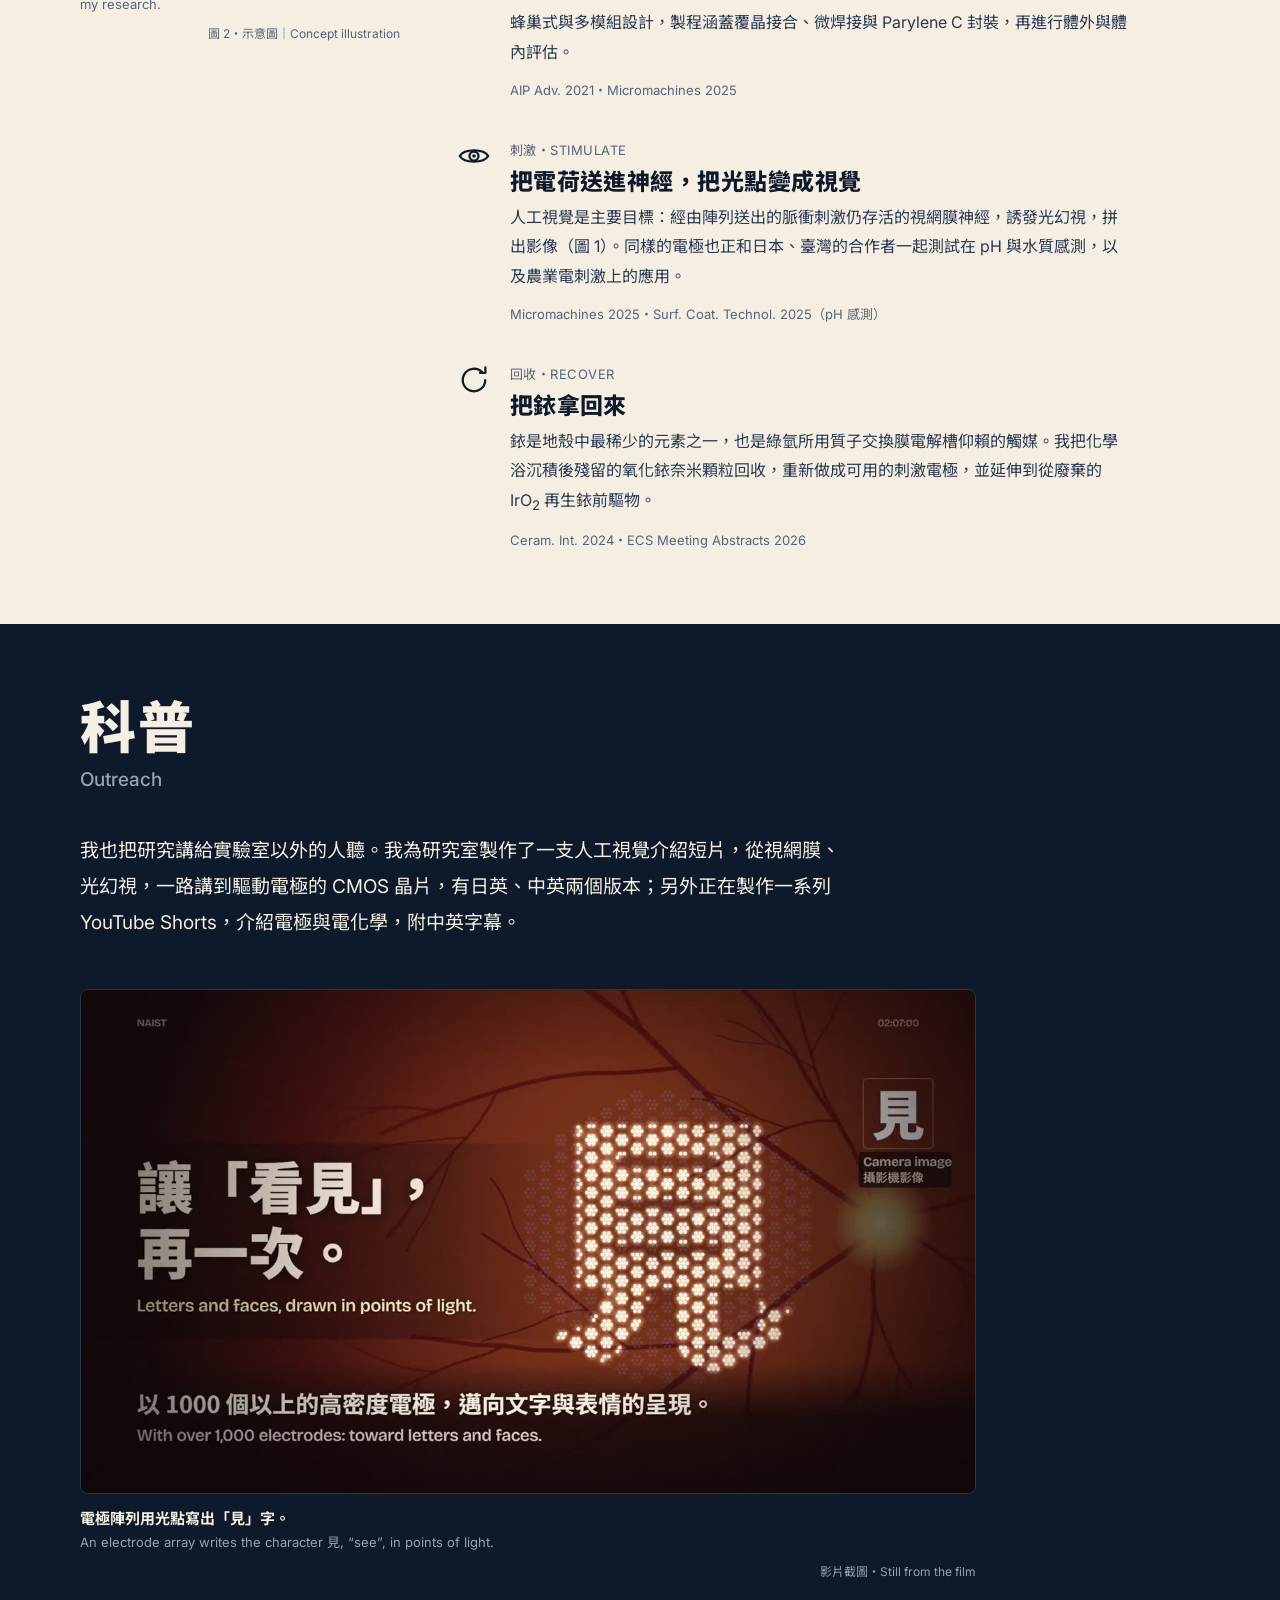
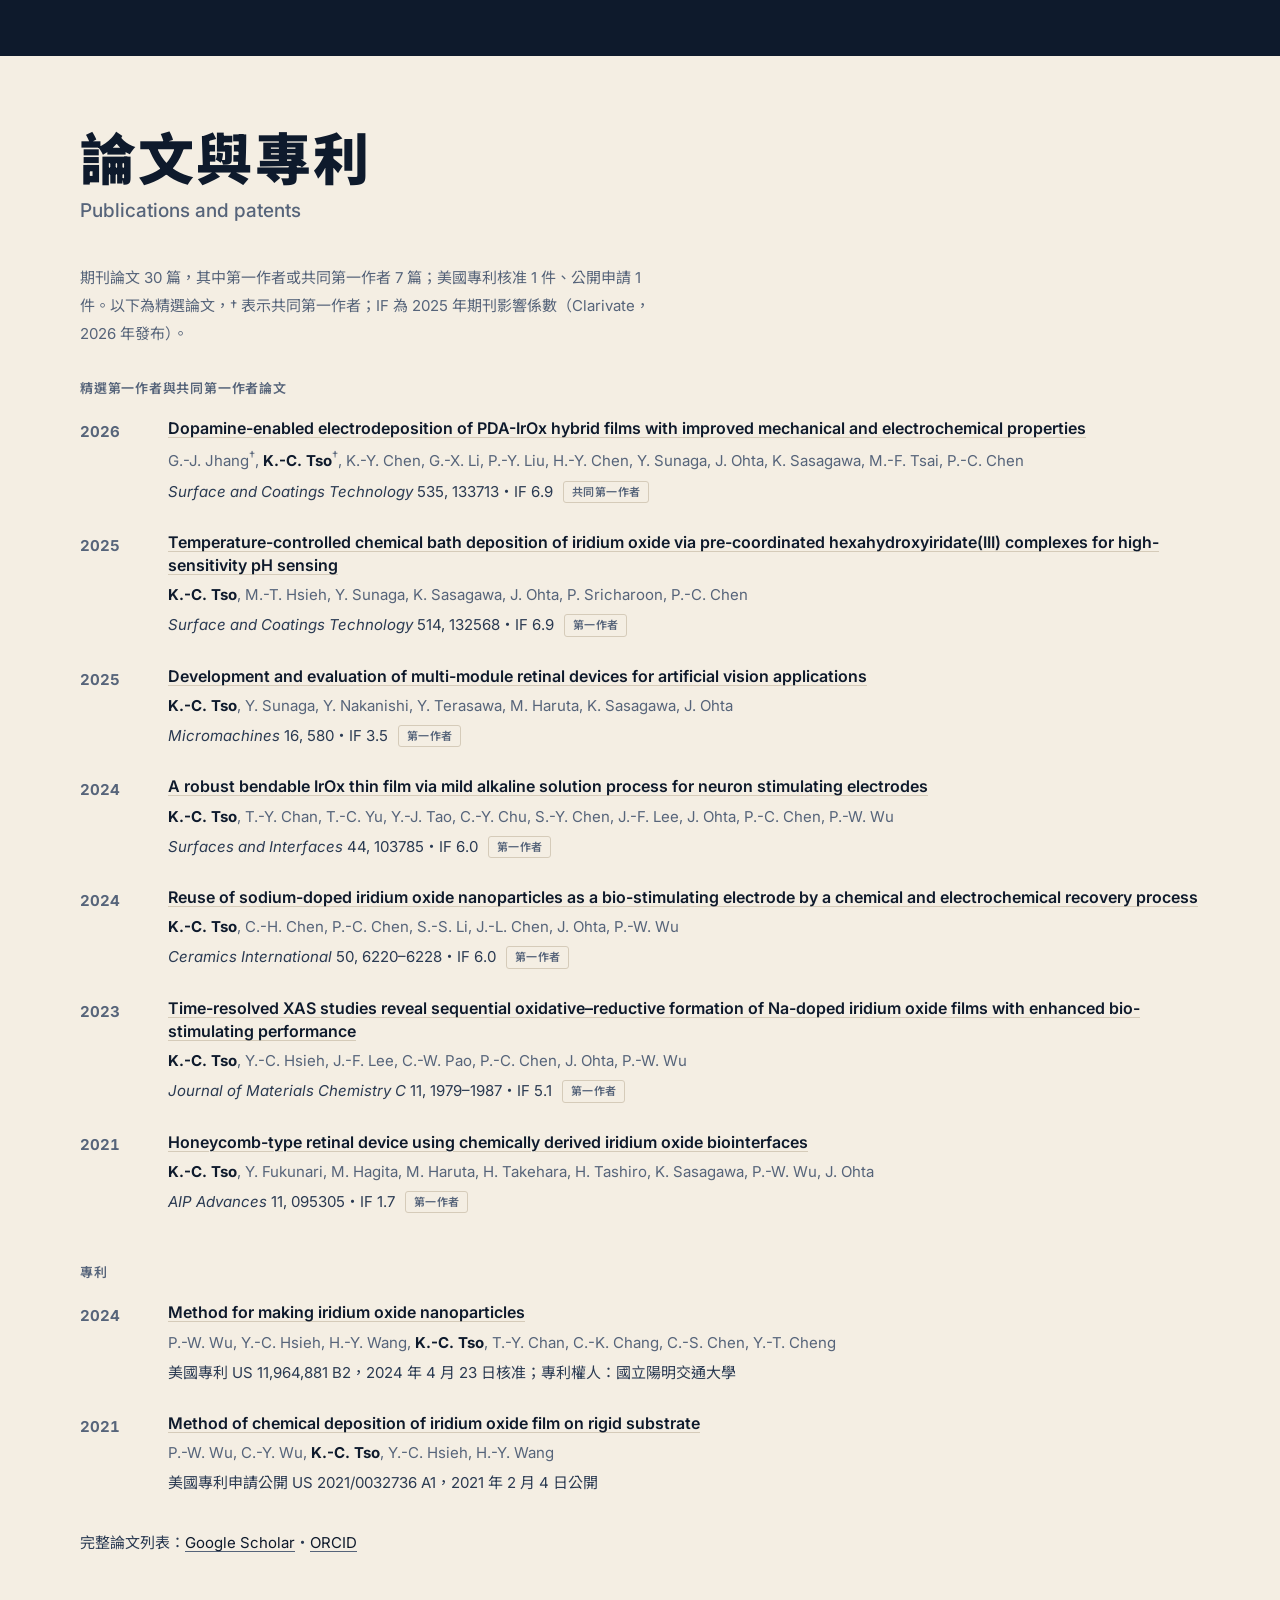
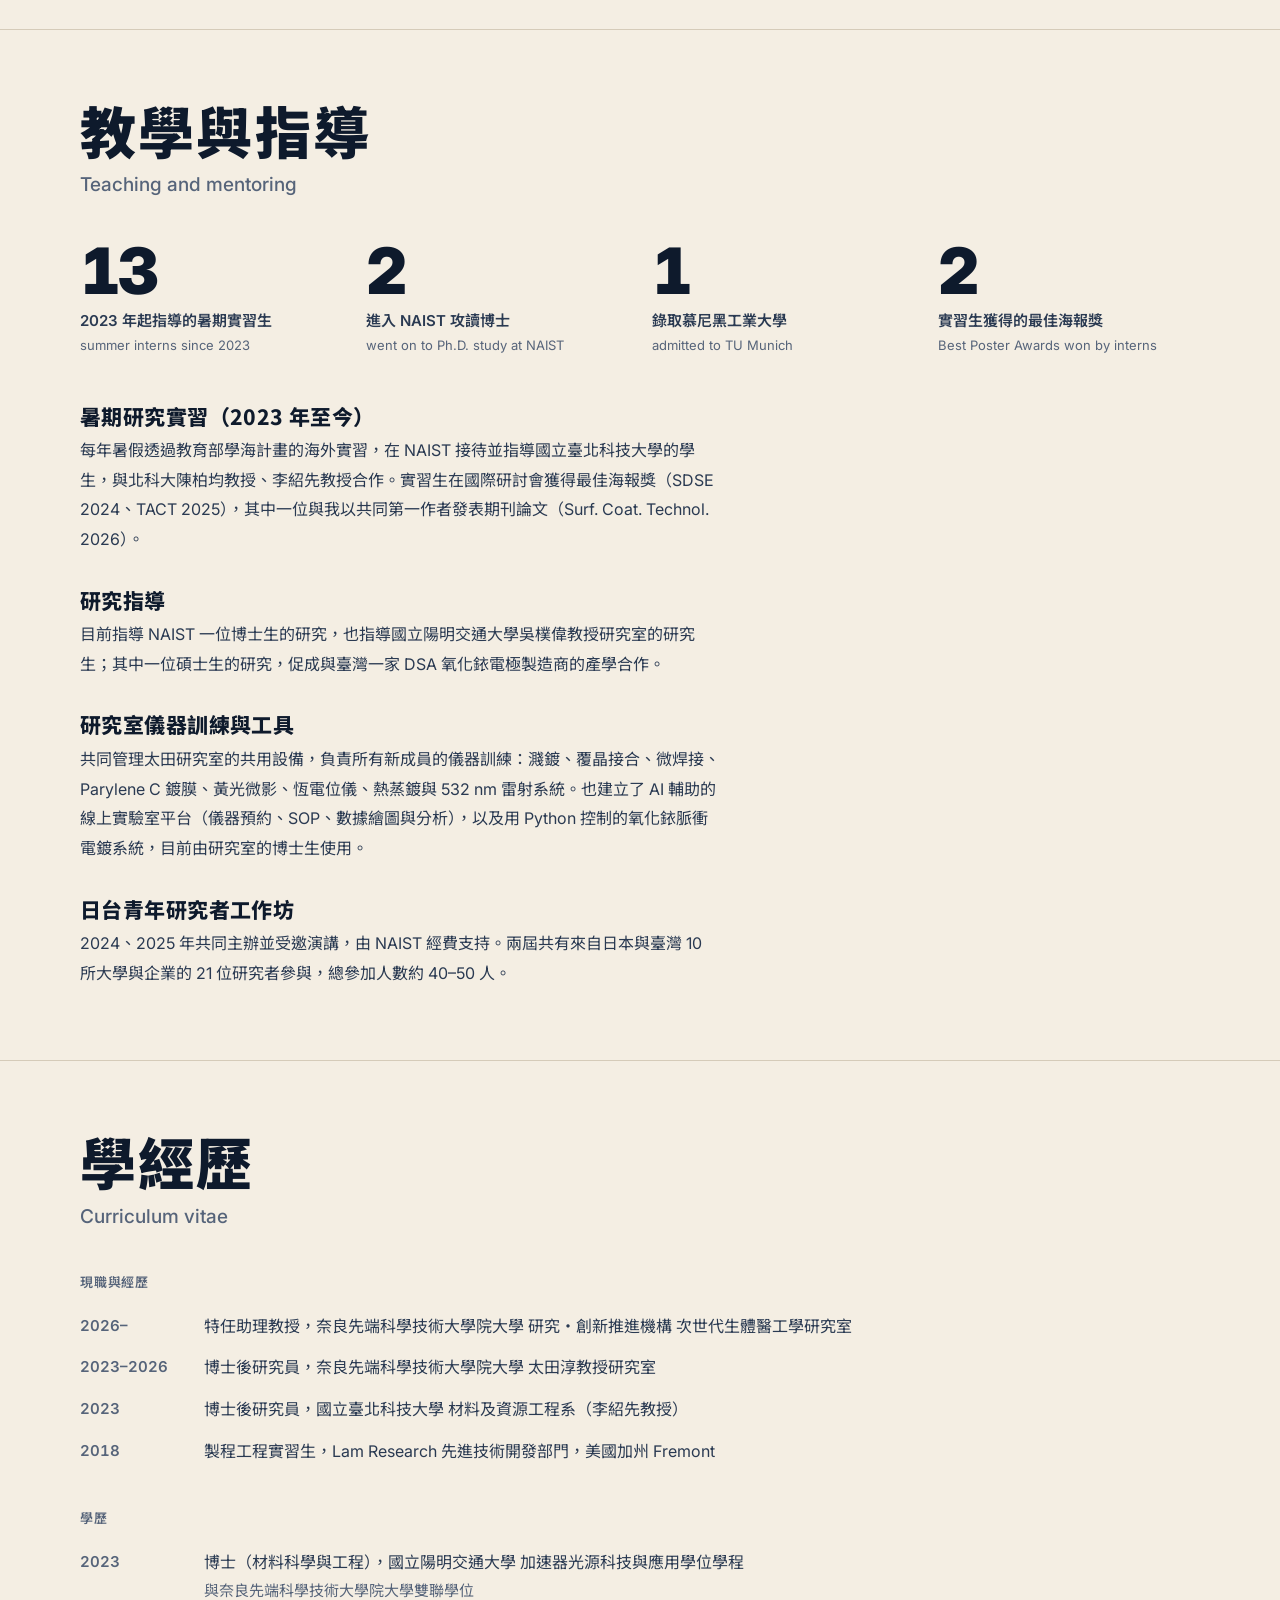
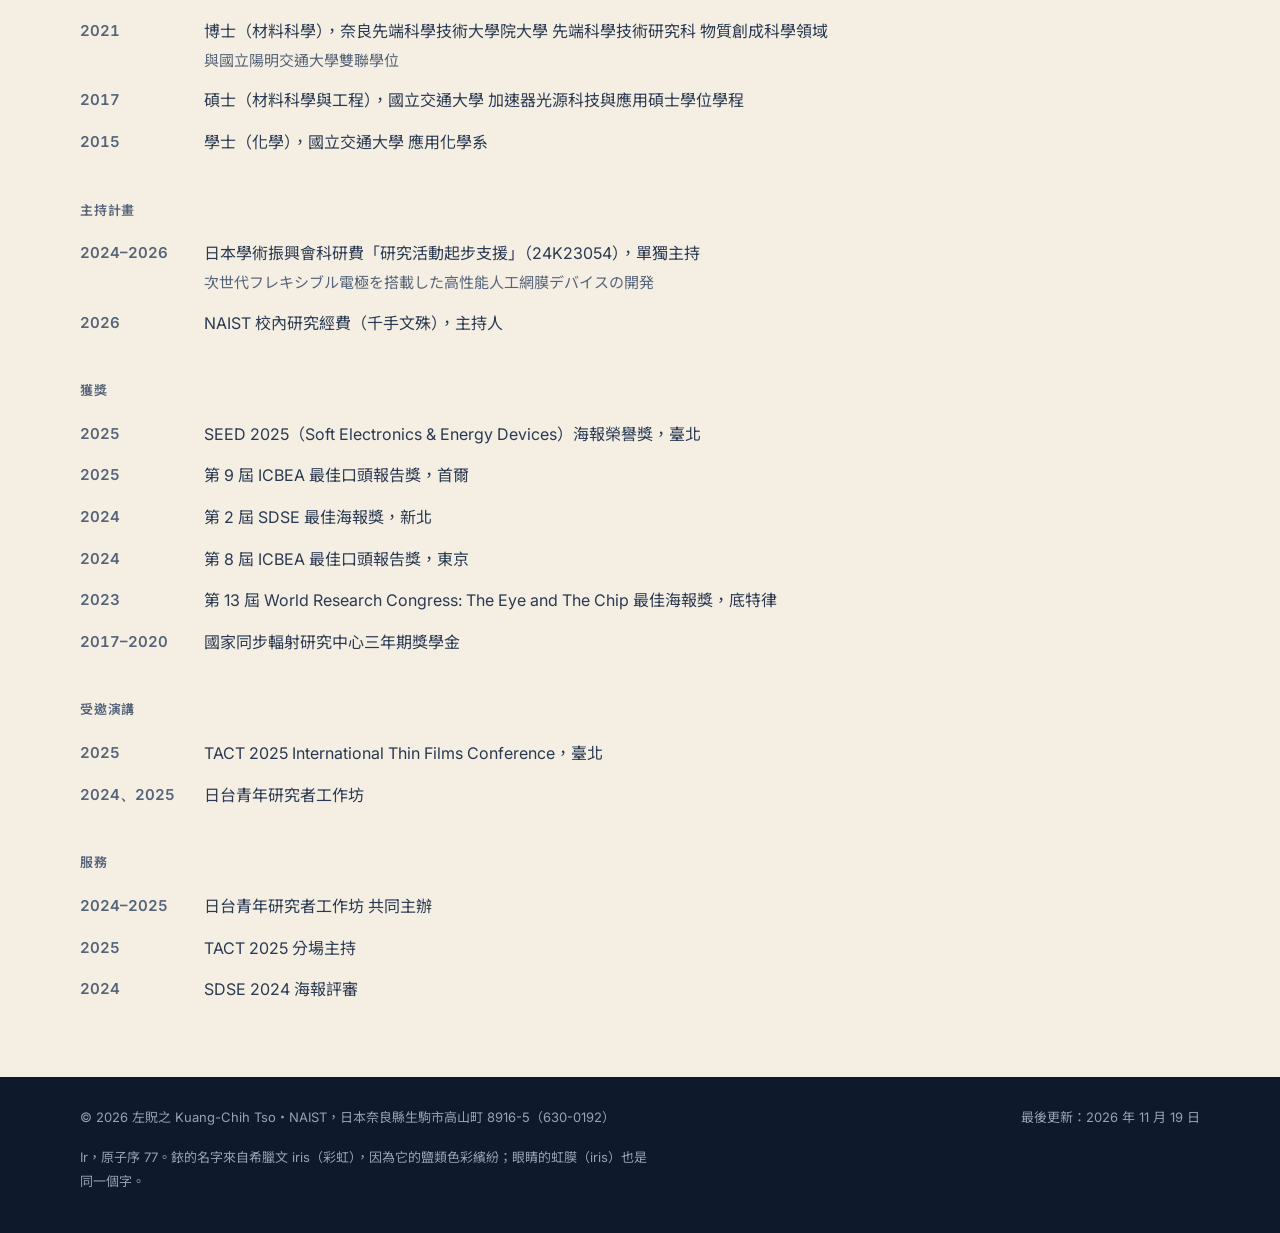
<file: zh/index.html>
<!doctype html>
<html lang="zh-Hant-TW">
<head>
<meta charset="utf-8">
<title>左貺之 Kuang-Chih Tso｜人工視覺與氧化銥電極・NAIST</title>
<meta name="viewport" content="width=device-width, initial-scale=1, viewport-fit=cover">
<meta name="description" content="左貺之（Kuang-Chih Tso），日本奈良先端科學技術大學院大學（NAIST）特任助理教授，研究植入式生醫電子與人工視覺使用的氧化銥電極。">
<meta name="theme-color" content="#0e1a2c">
<link rel="canonical" href="https://kuangchihtso.github.io/zh/">
<link rel="alternate" hreflang="en" href="https://kuangchihtso.github.io/">
<link rel="alternate" hreflang="zh-Hant" href="https://kuangchihtso.github.io/zh/">
<link rel="alternate" hreflang="x-default" href="https://kuangchihtso.github.io/">
<meta property="og:type" content="profile">
<meta property="og:title" content="左貺之 Kuang-Chih Tso">
<meta property="og:description" content="研究植入式生醫電子與人工視覺使用的氧化銥電極。日本 NAIST 特任助理教授。">
<meta property="og:url" content="https://kuangchihtso.github.io/zh/">
<meta property="og:image" content="https://kuangchihtso.github.io/assets/film-poster.jpg">
<meta property="og:locale" content="zh_TW">
<meta name="twitter:card" content="summary_large_image">
<link rel="icon" href="../assets/favicon.svg" type="image/svg+xml">
<link rel="preconnect" href="https://fonts.googleapis.com">
<link rel="preconnect" href="https://fonts.gstatic.com" crossorigin>
<link rel="stylesheet" href="https://fonts.googleapis.com/css2?family=Inter:opsz,wght@14..32,400..900&family=Noto+Sans+TC:wght@400;500;700;900&display=swap">
<link rel="stylesheet" href="../assets/site.css">
<script type="application/ld+json">
{
  "@context": "https://schema.org",
  "@type": "Person",
  "name": "左貺之",
  "alternateName": ["Kuang-Chih Tso", "K.-C. Tso"],
  "jobTitle": "特任助理教授",
  "email": "mailto:tso.kuang_chih@ms.naist.jp",
  "affiliation": {
    "@type": "CollegeOrUniversity",
    "name": "Nara Institute of Science and Technology",
    "alternateName": ["NAIST", "奈良先端科學技術大學院大學"],
    "url": "https://www.naist.jp/en/"
  },
  "alumniOf": [
    {"@type": "CollegeOrUniversity", "name": "國立陽明交通大學"},
    {"@type": "CollegeOrUniversity", "name": "奈良先端科學技術大學院大學"},
    {"@type": "CollegeOrUniversity", "name": "國立交通大學"}
  ],
  "knowsAbout": ["氧化銥電極", "植入式生醫電子", "視網膜植入物", "人工視覺", "化學浴沉積", "X 光吸收光譜", "CMOS 神經介面", "銥回收"],
  "url": "https://kuangchihtso.github.io/zh/",
  "image": "https://kuangchihtso.github.io/assets/photo.jpg",
  "sameAs": [
    "https://orcid.org/0000-0002-1939-6127",
    "https://scholar.google.com/citations?user=V21Ai28AAAAJ",
    "https://www.scopus.com/authid/detail.uri?authorId=57202149820",
    "https://nrid.nii.ac.jp/nrid/1000020997415/",
    "https://www.linkedin.com/in/kuang-chih-tso-76ba76182/"
  ]
}
</script>
</head>
<body>
<a class="skip" href="#main">跳到主要內容</a>

<header class="masthead">
  <div class="wrap">
    <a class="brand" href="#top" aria-label="左貺之，回到頁首">
      <span class="ir-tile" aria-hidden="true"><span class="z">77</span>Ir</span>
      <span class="brand-name">左貺之</span>
    </a>
    <nav class="sections" aria-label="頁面段落">
      <a href="#research">研究</a>
      <a href="#outreach">科普</a>
      <a href="#publications">論文與專利</a>
      <a href="#teaching">教學</a>
      <a href="#cv">學經歷</a>
    </nav>
    <div class="lang" aria-label="語言">
      <a href="../index.html" lang="en" hreflang="en">EN</a>
      <a href="index.html" aria-current="page">中文</a>
    </div>
  </div>
</header>

<main id="main">
  <section class="hero stage" id="top" aria-labelledby="name">
    <div class="wrap hero-grid">
      <div class="hero-text">
        <div class="id-row">
          <figure class="portrait"><img src="../assets/photo.jpg" width="266" height="354" alt="左貺之的照片"></figure>
          <p class="eyebrow"><b>特任助理教授</b>日本 奈良先端科學技術大學院大學（NAIST）</p>
        </div>
        <h1 id="name">左貺之<span class="alt-name" lang="en">Kuang-Chih Tso</span></h1>
        <p class="kicker">用於人工視覺的氧化銥電極</p>
        <p class="subs">
          <span class="sub-1">設計晶片與生物體之間的電化學介面。</span>
          <span class="sub-2" lang="en">Designing the electrochemical interface between chips and living systems.</span>
        </p>
        <p class="bio">我研究植入式生醫電子使用的氧化銥（IrO<sub>x</sub>）電極。目前在 NAIST 太田淳教授研究室主導人工視覺研究，把氧化銥電極做進由 CMOS 晶片驅動的視網膜刺激裝置。工作範圍從電極化學與同步輻射 X 光光譜，到裝置整合，再到事後把銥回收。透過雙聯學位，取得奈良先端科學技術大學院大學（2021）與國立陽明交通大學（2023）兩個博士學位。</p>
        <p class="contact">
          <a class="cta" data-mail-user="tso.kuang_chih" data-mail-domain="ms.naist.jp" data-mail-keep href="#top"><svg viewBox="0 0 24 24" aria-hidden="true"><rect x="3" y="5" width="18" height="14" rx="2"/><path d="m3.5 6.5 8.5 6.5 8.5-6.5"/></svg>來信聯絡</a>
          <span class="addr" data-mail-user="tso.kuang_chih" data-mail-domain="ms.naist.jp">tso.kuang_chih [at] ms.naist.jp</span>
        </p>
        <ul class="links">
          <li><a href="https://scholar.google.com/citations?user=V21Ai28AAAAJ" rel="me">Google Scholar</a></li>
          <li><a href="https://orcid.org/0000-0002-1939-6127" rel="me">ORCID</a></li>
          <li><a href="https://www.scopus.com/authid/detail.uri?authorId=57202149820" rel="me">Scopus</a></li>
          <li><a href="https://nrid.nii.ac.jp/nrid/1000020997415/" rel="me">KAKEN</a></li>
          <li><a href="https://mswebs.naist.jp/LABs/pdslab/index-e.html">研究室網站</a></li>
          <li><a href="https://www.linkedin.com/in/kuang-chih-tso-76ba76182/" rel="me">LinkedIn</a></li>
        </ul>
      </div>

      <figure class="fig1" data-fig1>
        <canvas class="fig-array" role="img" aria-label="示意圖：由六角形電極模組組成的陣列，每個模組 7 個電極。所有模組同時運作，每個模組一次只點亮一個電極，這些光幻視拼出眼睛的輪廓與虹膜。"></canvas>
        <canvas class="fig-trace" role="img" aria-label="外框標示的那個模組的電流波形：它的電極輪流各得到一個電荷平衡的雙相脈衝。"></canvas>
        <div class="fig-legend" aria-hidden="true"><span>刺激電流 <span class="sym"><i>I</i>(<i>t</i>)</span></span><span><span class="dot"></span>光幻視</span></div>
        <figcaption>
          <span class="cap-1">所有模組同時運作，但每個模組一次只驅動七顆電極中的一顆。每個電荷平衡的雙相脈衝誘發一個光幻視，視網膜植入物就是用這些光點拼出影像。</span>
          <span class="cap-2" lang="en">All modules work at once, but each drives only one of its seven electrodes at a time. Every charge-balanced biphasic pulse evokes a phosphene, one of the points of light from which a retinal prosthesis builds an image.</span>
          <span class="cap-tag">圖 1・示意圖｜<span lang="en">Concept illustration</span></span>
        </figcaption>
      </figure>
    </div>
  </section>

  <section class="section paper" id="research" aria-labelledby="research-title">
    <div class="wrap">
      <div class="sec-head">
        <h2 id="research-title">研究</h2>
        <p class="sec-alt" lang="en">Research</p>
      </div>
      <p class="lead">視網膜植入物靠幾微米厚的電極和眼睛溝通。我的研究跟著這一層走完它的一生：怎麼做出來、怎麼做進植入物、怎麼刺激，以及用完之後怎麼把銥拿回來。</p>

      <div class="cycle">
        <figure class="fig2">
          <svg viewBox="-60 -26 440 372" role="img" aria-labelledby="fig2-title">
            <title id="fig2-title">氧化銥電極的生命週期：製膜、整合、刺激、回收，再回到製膜。</title>
            <defs>
              <marker id="fig2-arrow" viewBox="0 0 10 10" refX="8" refY="5" markerWidth="9" markerHeight="9" markerUnits="userSpaceOnUse" orient="auto">
                <path class="arrowhead" d="M0 1 L9 5 L0 9 z"/>
              </marker>
            </defs>
            <g class="ring">
              <path d="M197.6 56.6 A110 110 0 0 1 263.4 122.4" marker-end="url(#fig2-arrow)"/>
              <path d="M263.4 197.6 A110 110 0 0 1 197.6 263.4" marker-end="url(#fig2-arrow)"/>
              <path d="M122.4 263.4 A110 110 0 0 1 56.6 197.6" marker-end="url(#fig2-arrow)"/>
              <path d="M56.6 122.4 A110 110 0 0 1 122.4 56.6" marker-end="url(#fig2-arrow)"/>
            </g>
            <g transform="translate(160 50)">
              <circle class="node" r="28"/>
              <g class="glyph" transform="translate(-12 -12)"><path d="M3 14c2.5-4.5 5.5-6 8-3.5 2 2 4.5-3.5 10-2.5"/><path d="M21 8c-3 5.5-6.5 6-9 5-2.5-1-5.5 4.5-9 1"/></g>
            </g>
            <g transform="translate(270 160)">
              <circle class="node" r="28"/>
              <g class="glyph" transform="translate(-12 -12)"><rect x="7" y="7" width="10" height="10" rx="1.5"/><rect class="solid" x="10" y="10" width="4" height="4" rx="0.5"/><path d="M9.5 3.5v3.5M14.5 3.5v3.5M9.5 17v3.5M14.5 17v3.5M3.5 9.5h3.5M3.5 14.5h3.5M17 9.5h3.5M17 14.5h3.5"/></g>
            </g>
            <g transform="translate(160 270)">
              <circle class="node" r="28"/>
              <g class="glyph" transform="translate(-12 -12)"><path d="M2.5 12c3-5 16-5 19 0-3 5-16 5-19 0z"/><circle cx="12" cy="12" r="3"/><circle class="solid" cx="12" cy="12" r="1.2"/></g>
            </g>
            <g transform="translate(50 160)">
              <circle class="node" r="28"/>
              <g class="glyph" transform="translate(-12 -12)"><path d="M19.5 12a7.5 7.5 0 1 1-2.2-5.3"/><path d="M19.6 3.6v3.6h-3.6"/></g>
            </g>
            <text class="lbl" x="160" y="-8" text-anchor="middle">製膜</text>
            <text class="lbl2" x="160" y="8" text-anchor="middle">Make</text>
            <text class="lbl" x="306" y="157" text-anchor="start">整合</text>
            <text class="lbl2" x="306" y="173" text-anchor="start">Integrate</text>
            <text class="lbl" x="160" y="318" text-anchor="middle">刺激</text>
            <text class="lbl2" x="160" y="334" text-anchor="middle">Stimulate</text>
            <text class="lbl" x="14" y="157" text-anchor="end">回收</text>
            <text class="lbl2" x="14" y="173" text-anchor="end">Recover</text>
            <text class="center" x="160" y="168" text-anchor="middle">IrO<tspan dy="7" font-size="20">x</tspan></text>
            <text class="center-sub" x="160" y="195" text-anchor="middle">電化學介面</text>
          </svg>
          <figcaption>
            <span class="cap-1">電極一生的每一站，都是我研究的一條主線。</span>
            <span class="cap-2" lang="en">Each stage of an electrode’s life is one strand of my research.</span>
            <span class="cap-tag">圖 2・示意圖｜<span lang="en">Concept illustration</span></span>
          </figcaption>
        </figure>

        <div class="strands">
          <article class="strand">
            <span class="icon" aria-hidden="true"><svg viewBox="0 0 24 24"><path d="M3 14c2.5-4.5 5.5-6 8-3.5 2 2 4.5-3.5 10-2.5"/><path d="M21 8c-3 5.5-6.5 6-9 5-2.5-1-5.5 4.5-9 1"/></svg></span>
            <div>
              <p class="tag">製膜・<span lang="en">Make</span></p>
              <h3>從溶液長出氧化銥膜</h3>
              <p>我不用真空設備製作氧化銥膜：化學浴沉積、鈉摻雜氧化銥、以溫和鹼性溶液製作的可彎曲膜、用於 pH 感測的控溫化學浴，以及聚多巴胺－氧化銥複合電鍍。時間解析同步輻射 X 光吸收光譜讓我追蹤薄膜在鍍液中如何形成。</p>
              <p class="refs">J. Mater. Chem. C 2023・Surf. Interfaces 2024・Surf. Coat. Technol. 2025、2026</p>
            </div>
          </article>
          <article class="strand">
            <span class="icon" aria-hidden="true"><svg viewBox="0 0 24 24"><rect x="7" y="7" width="10" height="10" rx="1.5"/><rect class="solid" x="10" y="10" width="4" height="4" rx="0.5"/><path d="M9.5 3.5v3.5M14.5 3.5v3.5M9.5 17v3.5M14.5 17v3.5M3.5 9.5h3.5M3.5 14.5h3.5M17 9.5h3.5M17 14.5h3.5"/></svg></span>
            <div>
              <p class="tag">整合・<span lang="en">Integrate</span></p>
              <h3>CMOS 植入裝置上的電極</h3>
              <p>我把氧化銥電極與研究室設計的 CMOS 刺激晶片整合，組裝成可撓的視網膜裝置，包括蜂巢式與多模組設計，製程涵蓋覆晶接合、微焊接與 Parylene C 封裝，再進行體外與體內評估。</p>
              <p class="refs">AIP Adv. 2021・Micromachines 2025</p>
            </div>
          </article>
          <article class="strand">
            <span class="icon" aria-hidden="true"><svg viewBox="0 0 24 24"><path d="M2.5 12c3-5 16-5 19 0-3 5-16 5-19 0z"/><circle cx="12" cy="12" r="3"/><circle class="solid" cx="12" cy="12" r="1.2"/></svg></span>
            <div>
              <p class="tag">刺激・<span lang="en">Stimulate</span></p>
              <h3>把電荷送進神經，把光點變成視覺</h3>
              <p>人工視覺是主要目標：經由陣列送出的脈衝刺激仍存活的視網膜神經，誘發光幻視，拼出影像（圖 1）。同樣的電極也正和日本、臺灣的合作者一起測試在 pH 與水質感測，以及農業電刺激上的應用。</p>
              <p class="refs">Micromachines 2025・Surf. Coat. Technol. 2025（pH 感測）</p>
            </div>
          </article>
          <article class="strand">
            <span class="icon" aria-hidden="true"><svg viewBox="0 0 24 24"><path d="M19.5 12a7.5 7.5 0 1 1-2.2-5.3"/><path d="M19.6 3.6v3.6h-3.6"/></svg></span>
            <div>
              <p class="tag">回收・<span lang="en">Recover</span></p>
              <h3>把銥拿回來</h3>
              <p>銥是地殼中最稀少的元素之一，也是綠氫所用質子交換膜電解槽仰賴的觸媒。我把化學浴沉積後殘留的氧化銥奈米顆粒回收，重新做成可用的刺激電極，並延伸到從廢棄的 IrO<sub>2</sub> 再生銥前驅物。</p>
              <p class="refs">Ceram. Int. 2024・ECS Meeting Abstracts 2026</p>
            </div>
          </article>
        </div>
      </div>
    </div>
  </section>

  <section class="section stage" id="outreach" aria-labelledby="outreach-title">
    <div class="wrap">
      <div class="sec-head">
        <h2 id="outreach-title">科普</h2>
        <p class="sec-alt" lang="en">Outreach</p>
      </div>
      <p class="lead">我也把研究講給實驗室以外的人聽。我為研究室製作了一支人工視覺介紹短片，從視網膜、光幻視，一路講到驅動電極的 CMOS 晶片，有日英、中英兩個版本；另外正在製作一系列 YouTube Shorts，介紹電極與電化學，附中英字幕。</p>
      <figure class="film">
        <div class="poster">
          <img src="../assets/film-poster.jpg" width="1280" height="720" alt="影片截圖：電極陣列以光點拼出「見」字，旁邊是標題「讓『看見』，再一次。」與英文字幕「Letters and faces, drawn in points of light.」" loading="lazy">
        </div>
        <figcaption>
          <span class="cap-1">電極陣列用光點寫出「見」字。</span>
          <span class="cap-2" lang="en">An electrode array writes the character 見, “see”, in points of light.</span>
          <span class="cap-tag">影片截圖・<span lang="en">Still from the film</span></span>
        </figcaption>
      </figure>
    </div>
  </section>

  <section class="section paper" id="publications" aria-labelledby="pubs-title">
    <div class="wrap">
      <div class="sec-head">
        <h2 id="pubs-title">論文與專利</h2>
        <p class="sec-alt" lang="en">Publications and patents</p>
      </div>
      <p class="note">期刊論文 30 篇，其中第一作者或共同第一作者 7 篇；美國專利核准 1 件、公開申請 1 件。以下為精選論文，† 表示共同第一作者；IF 為 2025 年期刊影響係數（Clarivate，2026 年發布）。</p>
      <h3 class="sub">精選第一作者與共同第一作者論文</h3>
      <ol class="entries">
        <li class="entry">
          <span class="when">2026</span>
          <div>
            <p class="title" lang="en"><a href="https://doi.org/10.1016/j.surfcoat.2026.133713">Dopamine-enabled electrodeposition of PDA-IrOx hybrid films with improved mechanical and electrochemical properties</a></p>
            <p class="authors" lang="en">G.-J. Jhang<sup>†</sup>, <b>K.-C. Tso</b><sup>†</sup>, K.-Y. Chen, G.-X. Li, P.-Y. Liu, H.-Y. Chen, Y. Sunaga, J. Ohta, K. Sasagawa, M.-F. Tsai, P.-C. Chen</p>
            <p class="venue"><i lang="en">Surface and Coatings Technology</i> 535, 133713・IF&nbsp;6.9 <span class="role">共同第一作者</span></p>
          </div>
        </li>
        <li class="entry">
          <span class="when">2025</span>
          <div>
            <p class="title" lang="en"><a href="https://doi.org/10.1016/j.surfcoat.2025.132568">Temperature-controlled chemical bath deposition of iridium oxide via pre-coordinated hexahydroxyiridate(III) complexes for high-sensitivity pH sensing</a></p>
            <p class="authors" lang="en"><b>K.-C. Tso</b>, M.-T. Hsieh, Y. Sunaga, K. Sasagawa, J. Ohta, P. Sricharoon, P.-C. Chen</p>
            <p class="venue"><i lang="en">Surface and Coatings Technology</i> 514, 132568・IF&nbsp;6.9 <span class="role">第一作者</span></p>
          </div>
        </li>
        <li class="entry">
          <span class="when">2025</span>
          <div>
            <p class="title" lang="en"><a href="https://doi.org/10.3390/mi16050580">Development and evaluation of multi-module retinal devices for artificial vision applications</a></p>
            <p class="authors" lang="en"><b>K.-C. Tso</b>, Y. Sunaga, Y. Nakanishi, Y. Terasawa, M. Haruta, K. Sasagawa, J. Ohta</p>
            <p class="venue"><i lang="en">Micromachines</i> 16, 580・IF&nbsp;3.5 <span class="role">第一作者</span></p>
          </div>
        </li>
        <li class="entry">
          <span class="when">2024</span>
          <div>
            <p class="title" lang="en"><a href="https://doi.org/10.1016/j.surfin.2023.103785">A robust bendable IrOx thin film via mild alkaline solution process for neuron stimulating electrodes</a></p>
            <p class="authors" lang="en"><b>K.-C. Tso</b>, T.-Y. Chan, T.-C. Yu, Y.-J. Tao, C.-Y. Chu, S.-Y. Chen, J.-F. Lee, J. Ohta, P.-C. Chen, P.-W. Wu</p>
            <p class="venue"><i lang="en">Surfaces and Interfaces</i> 44, 103785・IF&nbsp;6.0 <span class="role">第一作者</span></p>
          </div>
        </li>
        <li class="entry">
          <span class="when">2024</span>
          <div>
            <p class="title" lang="en"><a href="https://doi.org/10.1016/j.ceramint.2023.11.344">Reuse of sodium-doped iridium oxide nanoparticles as a bio-stimulating electrode by a chemical and electrochemical recovery process</a></p>
            <p class="authors" lang="en"><b>K.-C. Tso</b>, C.-H. Chen, P.-C. Chen, S.-S. Li, J.-L. Chen, J. Ohta, P.-W. Wu</p>
            <p class="venue"><i lang="en">Ceramics International</i> 50, 6220–6228・IF&nbsp;6.0 <span class="role">第一作者</span></p>
          </div>
        </li>
        <li class="entry">
          <span class="when">2023</span>
          <div>
            <p class="title" lang="en"><a href="https://doi.org/10.1039/D2TC02996K">Time-resolved XAS studies reveal sequential oxidative–reductive formation of Na-doped iridium oxide films with enhanced bio-stimulating performance</a></p>
            <p class="authors" lang="en"><b>K.-C. Tso</b>, Y.-C. Hsieh, J.-F. Lee, C.-W. Pao, P.-C. Chen, J. Ohta, P.-W. Wu</p>
            <p class="venue"><i lang="en">Journal of Materials Chemistry C</i> 11, 1979–1987・IF&nbsp;5.1 <span class="role">第一作者</span></p>
          </div>
        </li>
        <li class="entry">
          <span class="when">2021</span>
          <div>
            <p class="title" lang="en"><a href="https://doi.org/10.1063/5.0058457">Honeycomb-type retinal device using chemically derived iridium oxide biointerfaces</a></p>
            <p class="authors" lang="en"><b>K.-C. Tso</b>, Y. Fukunari, M. Hagita, M. Haruta, H. Takehara, H. Tashiro, K. Sasagawa, P.-W. Wu, J. Ohta</p>
            <p class="venue"><i lang="en">AIP Advances</i> 11, 095305・IF&nbsp;1.7 <span class="role">第一作者</span></p>
          </div>
        </li>
      </ol>

      <h3 class="sub">專利</h3>
      <ol class="entries">
        <li class="entry">
          <span class="when">2024</span>
          <div>
            <p class="title" lang="en"><a href="https://patents.justia.com/patent/11964881">Method for making iridium oxide nanoparticles</a></p>
            <p class="authors" lang="en">P.-W. Wu, Y.-C. Hsieh, H.-Y. Wang, <b>K.-C. Tso</b>, T.-Y. Chan, C.-K. Chang, C.-S. Chen, Y.-T. Cheng</p>
            <p class="venue">美國專利 US 11,964,881 B2，2024 年 4 月 23 日核准；專利權人：國立陽明交通大學</p>
          </div>
        </li>
        <li class="entry">
          <span class="when">2021</span>
          <div>
            <p class="title" lang="en"><a href="https://patents.justia.com/patent/20210032736">Method of chemical deposition of iridium oxide film on rigid substrate</a></p>
            <p class="authors" lang="en">P.-W. Wu, C.-Y. Wu, <b>K.-C. Tso</b>, Y.-C. Hsieh, H.-Y. Wang</p>
            <p class="venue">美國專利申請公開 US 2021/0032736 A1，2021 年 2 月 4 日公開</p>
          </div>
        </li>
      </ol>

      <p class="more">完整論文列表：<a href="https://scholar.google.com/citations?user=V21Ai28AAAAJ">Google Scholar</a>・<a href="https://orcid.org/0000-0002-1939-6127">ORCID</a></p>
    </div>
  </section>

  <section class="section paper" id="teaching" aria-labelledby="teaching-title">
    <div class="wrap">
      <div class="sec-head">
        <h2 id="teaching-title">教學與指導</h2>
        <p class="sec-alt" lang="en">Teaching and mentoring</p>
      </div>
      <ul class="stats">
        <li><span class="num">13</span><span class="lbl">2023 年起指導的暑期實習生</span><span class="line" lang="en">summer interns since 2023</span></li>
        <li><span class="num">2</span><span class="lbl">進入 NAIST 攻讀博士</span><span class="line" lang="en">went on to Ph.D. study at NAIST</span></li>
        <li><span class="num">1</span><span class="lbl">錄取慕尼黑工業大學</span><span class="line" lang="en">admitted to TU Munich</span></li>
        <li><span class="num">2</span><span class="lbl">實習生獲得的最佳海報獎</span><span class="line" lang="en">Best Poster Awards won by interns</span></li>
      </ul>
      <div class="items">
        <div class="item">
          <h3>暑期研究實習（2023 年至今）</h3>
          <p>每年暑假透過教育部學海計畫的海外實習，在 NAIST 接待並指導國立臺北科技大學的學生，與北科大陳柏均教授、李紹先教授合作。實習生在國際研討會獲得最佳海報獎（SDSE 2024、TACT 2025），其中一位與我以共同第一作者發表期刊論文（Surf. Coat. Technol. 2026）。</p>
        </div>
        <div class="item">
          <h3>研究指導</h3>
          <p>目前指導 NAIST 一位博士生的研究，也指導國立陽明交通大學吳樸偉教授研究室的研究生；其中一位碩士生的研究，促成與臺灣一家 DSA 氧化銥電極製造商的產學合作。</p>
        </div>
        <div class="item">
          <h3>研究室儀器訓練與工具</h3>
          <p>共同管理太田研究室的共用設備，負責所有新成員的儀器訓練：濺鍍、覆晶接合、微焊接、Parylene C 鍍膜、黃光微影、恆電位儀、熱蒸鍍與 532 nm 雷射系統。也建立了 AI 輔助的線上實驗室平台（儀器預約、SOP、數據繪圖與分析），以及用 Python 控制的氧化銥脈衝電鍍系統，目前由研究室的博士生使用。</p>
        </div>
        <div class="item">
          <h3>日台青年研究者工作坊</h3>
          <p>2024、2025 年共同主辦並受邀演講，由 NAIST 經費支持。兩屆共有來自日本與臺灣 10 所大學與企業的 21 位研究者參與，總參加人數約 40–50 人。</p>
        </div>
      </div>
    </div>
  </section>

  <section class="section paper" id="cv" aria-labelledby="cv-title">
    <div class="wrap">
      <div class="sec-head">
        <h2 id="cv-title">學經歷</h2>
        <p class="sec-alt" lang="en">Curriculum vitae</p>
      </div>
      <div class="cv-group">
        <h3 class="sub">現職與經歷</h3>
        <dl class="rows">
          <div class="row"><dt>2026–</dt><dd>特任助理教授，奈良先端科學技術大學院大學 研究・創新推進機構 次世代生體醫工學研究室</dd></div>
          <div class="row"><dt>2023–2026</dt><dd>博士後研究員，奈良先端科學技術大學院大學 太田淳教授研究室</dd></div>
          <div class="row"><dt>2023</dt><dd>博士後研究員，國立臺北科技大學 材料及資源工程系（李紹先教授）</dd></div>
          <div class="row"><dt>2018</dt><dd>製程工程實習生，Lam Research 先進技術開發部門，美國加州 Fremont</dd></div>
        </dl>
      </div>
      <div class="cv-group">
        <h3 class="sub">學歷</h3>
        <dl class="rows">
          <div class="row"><dt>2023</dt><dd>博士（材料科學與工程），國立陽明交通大學 加速器光源科技與應用學位學程<small>與奈良先端科學技術大學院大學雙聯學位</small></dd></div>
          <div class="row"><dt>2021</dt><dd>博士（材料科學），奈良先端科學技術大學院大學 先端科學技術研究科 物質創成科學領域<small>與國立陽明交通大學雙聯學位</small></dd></div>
          <div class="row"><dt>2017</dt><dd>碩士（材料科學與工程），國立交通大學 加速器光源科技與應用碩士學位學程</dd></div>
          <div class="row"><dt>2015</dt><dd>學士（化學），國立交通大學 應用化學系</dd></div>
        </dl>
      </div>
      <div class="cv-group">
        <h3 class="sub">主持計畫</h3>
        <dl class="rows">
          <div class="row"><dt>2024–2026</dt><dd>日本學術振興會科研費「研究活動起步支援」（24K23054），單獨主持<small lang="ja">次世代フレキシブル電極を搭載した高性能人工網膜デバイスの開発</small></dd></div>
          <div class="row"><dt>2026</dt><dd>NAIST 校內研究經費（千手文殊），主持人</dd></div>
        </dl>
      </div>
      <div class="cv-group">
        <h3 class="sub">獲獎</h3>
        <dl class="rows">
          <div class="row"><dt>2025</dt><dd>SEED 2025（Soft Electronics &amp; Energy Devices）海報榮譽獎，臺北</dd></div>
          <div class="row"><dt>2025</dt><dd>第 9 屆 ICBEA 最佳口頭報告獎，首爾</dd></div>
          <div class="row"><dt>2024</dt><dd>第 2 屆 SDSE 最佳海報獎，新北</dd></div>
          <div class="row"><dt>2024</dt><dd>第 8 屆 ICBEA 最佳口頭報告獎，東京</dd></div>
          <div class="row"><dt>2023</dt><dd>第 13 屆 World Research Congress: The Eye and The Chip 最佳海報獎，底特律</dd></div>
          <div class="row"><dt>2017–2020</dt><dd>國家同步輻射研究中心三年期獎學金</dd></div>
        </dl>
      </div>
      <div class="cv-group">
        <h3 class="sub">受邀演講</h3>
        <dl class="rows">
          <div class="row"><dt>2025</dt><dd>TACT 2025 International Thin Films Conference，臺北</dd></div>
          <div class="row"><dt>2024、2025</dt><dd>日台青年研究者工作坊</dd></div>
        </dl>
      </div>
      <div class="cv-group">
        <h3 class="sub">服務</h3>
        <dl class="rows">
          <div class="row"><dt>2024–2025</dt><dd>日台青年研究者工作坊 共同主辦</dd></div>
          <div class="row"><dt>2025</dt><dd>TACT 2025 分場主持</dd></div>
          <div class="row"><dt>2024</dt><dd>SDSE 2024 海報評審</dd></div>
        </dl>
      </div>
    </div>
  </section>
</main>

<footer class="site-foot stage">
  <div class="wrap">
    <span>© 2026 左貺之 Kuang-Chih Tso・NAIST，日本奈良縣生駒市高山町 8916-5（630-0192）</span>
    <span>最後更新：2026 年 11 月 19 日</span>
    <p class="colophon">Ir，原子序 77。銥的名字來自希臘文 iris（彩虹），因為它的鹽類色彩繽紛；眼睛的虹膜（iris）也是同一個字。</p>
  </div>
</footer>
<script src="../assets/site.js"></script>
</body>
</html>
</file>
<file: assets/site.css>
/* Two base colours and one accent.
   - Navy  (#0e1a2c): iridium oxide in its coloured, oxidised state (blue-black). The "stage":
     masthead, hero, outreach, footer.
   - Cream (#f4eee3): its bleached state, and paper. The reading sections.
   - Amber (#ffb547): a phosphene, the light a patient sees. Used only for light in Fig. 1, the
     Email button and keyboard focus. Every other element stays in the two base colours.
   Heavy grotesque display type and bilingual "subtitle" captions come from the NAIST
   artificial-vision film. */
:root {
  --navy: #0e1a2c;
  --navy-2: #15243a;
  --navy-glow: #1b2e4b;
  --cream: #f4eee3;
  --cream-2: #ebe3d4;
  --amber: #ffb547;
  --amber-hi: #ffcd80;

  /* Fig. 1 canvas palette (read by site.js) */
  --fig-dot: #33445f;
  --fig-line: #24354f;
  --fig-glow: #ffb547;
  --fig-core: #fff4e2;
  --fig-trace: #9aa6ba;
  --fig-grid: #1c2b43;

  --font-display: "Inter", system-ui, -apple-system, "Segoe UI", Roboto, "Noto Sans TC", "Noto Sans CJK TC", "PingFang TC", "Microsoft JhengHei", sans-serif;
  --font-body: "Inter", system-ui, -apple-system, "Segoe UI", Roboto, "Noto Sans TC", "Noto Sans CJK TC", "PingFang TC", "Microsoft JhengHei", sans-serif;
  --font-num: "Inter", system-ui, -apple-system, "Segoe UI", Roboto, sans-serif;

  --fs-xs: 0.8125rem;
  --fs-sm: 0.9375rem;
  --fs-md: 1rem;
  --fs-lg: 1.1875rem;
  --fs-xl: 1.375rem;
  --fs-h2: clamp(2.25rem, 1.6rem + 2.6vw, 3.5rem);
  --fs-h1: clamp(2.5rem, 1.75rem + 3.8vw, 4.75rem);
}

/* Scopes: every component below reads these tokens, so a section changes colour by class. */
:root, .stage {
  --bg: var(--navy);
  --bg-2: var(--navy-2);
  --ink: #f4eee3;
  --ink-2: #c9d0db;
  --ink-3: #95a1b5;
  --rule: #26364f;
  --focus: var(--amber);
  color-scheme: dark;
}
.paper {
  --bg: var(--cream);
  --bg-2: var(--cream-2);
  --ink: #0e1a2c;
  --ink-2: #2a3a52;
  --ink-3: #56647a;
  --rule: #d5cbb9;
  --focus: var(--navy);
  color-scheme: light;
}
.stage, .paper { background: var(--bg); color: var(--ink-2); }

/* Chinese page: Traditional Chinese faces first for headings and running text. */
html[lang^="zh"] {
  --font-display: "Noto Sans TC", "Noto Sans CJK TC", "PingFang TC", "Microsoft JhengHei", "Inter", sans-serif;
  --font-body: "Inter", "Noto Sans TC", "Noto Sans CJK TC", "PingFang TC", "Microsoft JhengHei", system-ui, sans-serif;
}

/* ---------- base ---------- */
*, *::before, *::after { box-sizing: border-box; }
html { -webkit-text-size-adjust: 100%; text-size-adjust: 100%; scroll-padding-top: 5rem; background: var(--navy); }
@media (prefers-reduced-motion: no-preference) { html { scroll-behavior: smooth; } }
:root { padding-top: env(safe-area-inset-top, 0px); padding-bottom: env(safe-area-inset-bottom, 0px); }

body {
  margin: 0;
  background: var(--navy);
  color: var(--ink-2);
  font-family: var(--font-body);
  font-size: var(--fs-md);
  line-height: 1.65;
  -webkit-font-smoothing: antialiased;
}
html[lang^="zh"] body { line-height: 1.85; }

/* safe-area band above the sticky masthead */
body::before {
  content: "";
  position: fixed;
  inset: 0 0 auto;
  height: env(safe-area-inset-top, 0px);
  z-index: 10;
  background: var(--navy);
}
/* film grain; on the cream sections it reads as paper texture */
body::after {
  content: "";
  position: fixed;
  inset: 0;
  z-index: 30;
  pointer-events: none;
  opacity: 0.045;
  background-image: url("data:image/svg+xml;utf8,<svg xmlns='http://www.w3.org/2000/svg' width='180' height='180'><filter id='n'><feTurbulence type='fractalNoise' baseFrequency='0.85' numOctaves='2' stitchTiles='stitch'/></filter><rect width='100%25' height='100%25' filter='url(%23n)'/></svg>");
}

img { max-width: 100%; height: auto; display: block; }
a { color: var(--ink); text-decoration-color: var(--ink-3); text-decoration-thickness: 1px; text-underline-offset: 0.2em; }
a:hover { text-decoration-color: currentColor; }
:focus-visible { outline: 2px solid var(--focus); outline-offset: 3px; border-radius: 2px; }
b, strong { font-weight: 700; }

.wrap {
  max-width: 72rem;
  margin-inline: auto;
  padding-left: max(16px, env(safe-area-inset-left, 0px));
  padding-right: max(16px, env(safe-area-inset-right, 0px));
}

.skip { position: absolute; left: -999px; top: 0; }
.skip:focus {
  left: max(16px, env(safe-area-inset-left, 0px));
  top: calc(env(safe-area-inset-top, 0px) + 0.5rem);
  z-index: 40;
  background: var(--navy-2);
  color: var(--cream);
  padding: 0.5rem 0.75rem;
  border: 1px solid var(--rule);
}


/* ---------- masthead ---------- */
.masthead {
  position: sticky;
  top: env(safe-area-inset-top, 0px);
  z-index: 9;
  background: var(--navy);
  background: color-mix(in srgb, var(--navy) 90%, transparent);
  -webkit-backdrop-filter: blur(10px);
  backdrop-filter: blur(10px);
  border-bottom: 1px solid var(--rule);
}
.masthead .wrap { display: flex; align-items: center; gap: 1rem; min-height: 3.5rem; }

.brand { display: flex; align-items: center; gap: 0.65rem; color: var(--ink); text-decoration: none; flex: none; }
.ir-tile {
  position: relative;
  display: grid;
  place-items: center;
  width: 2.25rem;
  height: 2.25rem;
  border: 1.5px solid var(--ink-3);
  border-radius: 4px;
  color: var(--ink);
  font-family: var(--font-num);
  font-weight: 800;
  font-size: 1rem;
  line-height: 1;
  padding-top: 0.25rem;
}
.ir-tile .z { position: absolute; top: 3px; left: 4px; font-size: 0.5625rem; font-weight: 600; color: var(--ink-3); }
.brand-name { font-size: var(--fs-xs); font-weight: 600; letter-spacing: 0.12em; text-transform: uppercase; white-space: nowrap; color: var(--ink-2); }
html[lang^="zh"] .brand-name { letter-spacing: 0.2em; font-size: var(--fs-sm); }

.sections {
  display: flex;
  gap: 1.4rem;
  margin-left: auto;
  min-width: 0;
  overflow-x: auto;
  scrollbar-width: none;
  white-space: nowrap;
}
.sections::-webkit-scrollbar { display: none; }
.sections a { color: var(--ink-3); text-decoration: none; font-size: var(--fs-sm); padding-block: 0.25rem; }
.sections a:hover { color: var(--ink); }

.lang { display: flex; gap: 0.25rem; flex: none; font-size: var(--fs-xs); }
.lang a { color: var(--ink-3); text-decoration: none; padding: 0.2rem 0.5rem; border: 1px solid transparent; border-radius: 4px; }
.lang a[aria-current="page"] { color: var(--ink); border-color: var(--rule); }
.lang a:hover { color: var(--ink); }

@media (max-width: 40rem) {
  .brand-name { display: none; }
  .sections {
    gap: 1rem;
    padding-right: 1.25rem;
    -webkit-mask-image: linear-gradient(to right, #000 78%, transparent);
    mask-image: linear-gradient(to right, #000 78%, transparent);
  }
}

/* ---------- hero ---------- */
.hero {
  padding-block: 3.75rem 4.5rem;
  overflow: hidden; /* keeps the Fig. 1 glow from widening the page */
  background: radial-gradient(ellipse 90% 70% at 72% 0%, var(--navy-glow), transparent 70%) no-repeat, var(--navy);
}
.hero-grid {
  display: grid;
  grid-template-columns: minmax(0, 1fr) minmax(0, 30rem);
  gap: 3rem;
  align-items: center;
}
.hero-text { min-width: 0; }
.id-row { display: flex; align-items: center; gap: 0.9rem; margin-bottom: 1.75rem; }
.portrait {
  flex: none;
  width: 3.75rem;
  height: 3.75rem;
  margin: 0;
  border-radius: 50%;
  overflow: hidden;
  background: var(--cream);
  box-shadow: 0 0 0 1px var(--rule);
}
.portrait img { width: 100%; height: 100%; object-fit: cover; object-position: 50% 10%; }
.eyebrow { margin: 0; font-size: var(--fs-xs); line-height: 1.5; letter-spacing: 0.1em; text-transform: uppercase; color: var(--ink-3); }
.eyebrow b { display: block; color: var(--ink-2); font-weight: 600; }
html[lang^="zh"] .eyebrow { letter-spacing: 0.06em; }

.hero h1 {
  margin: 0;
  font-family: var(--font-display);
  font-weight: 900;
  font-size: var(--fs-h1);
  line-height: 0.98;
  letter-spacing: -0.035em;
  color: var(--ink);
}
html[lang^="zh"] .hero h1 { letter-spacing: 0.04em; }
.alt-name { display: block; margin-top: 0.55rem; font-size: 0.4em; font-weight: 700; letter-spacing: 0.02em; color: var(--ink-3); }
.kicker { margin: 1.4rem 0 0; font-size: var(--fs-xl); line-height: 1.35; font-weight: 500; letter-spacing: -0.01em; color: var(--ink-2); }
.subs { margin: 0.7rem 0 0; }
.sub-1 { display: block; font-size: var(--fs-lg); line-height: 1.45; font-weight: 700; color: var(--ink); }
.sub-2 { display: block; margin-top: 0.2rem; font-size: var(--fs-sm); line-height: 1.5; color: var(--ink-3); }
.bio { margin: 1.6rem 0 0; max-width: 58ch; color: var(--ink-2); }

/* the one accent: the button we want pressed */
.contact { margin: 1.6rem 0 0; display: flex; flex-wrap: wrap; align-items: center; gap: 0.6rem 1rem; }
.cta {
  display: inline-flex;
  align-items: center;
  gap: 0.5rem;
  padding: 0.6rem 1.2rem;
  border-radius: 999px;
  background: var(--amber);
  color: var(--navy);
  font-weight: 700;
  font-size: var(--fs-md);
  line-height: 1.2;
  text-decoration: none;
}
.cta:hover { background: var(--amber-hi); }
.cta svg { width: 1.05em; height: 1.05em; fill: none; stroke: currentColor; stroke-width: 2; stroke-linecap: round; stroke-linejoin: round; }
.addr { font-size: var(--fs-sm); color: var(--ink-3); overflow-wrap: anywhere; }

.links {
  list-style: none;
  margin: 1.25rem 0 0;
  padding: 0;
  display: flex;
  flex-wrap: wrap;
  gap: 0.45rem 1.25rem;
  font-size: var(--fs-sm);
}
.links a { color: var(--ink-2); }
.links a:hover { color: var(--ink); }

/* Fig. 1 */
.fig1 { margin: 0; min-width: 0; position: relative; isolation: isolate; }
.fig1::before {
  content: "";
  position: absolute;
  inset: -10% -8% 22%;
  z-index: -1;
  pointer-events: none;
  background: radial-gradient(closest-side, rgba(255, 181, 71, 0.1), transparent);
}
.fig-array { display: block; width: 100%; aspect-ratio: 1 / 1; }
.fig-trace { display: block; width: 100%; height: 3.75rem; margin-top: 0.5rem; }
.fig-legend {
  display: flex;
  flex-wrap: wrap;
  justify-content: space-between;
  gap: 0.25rem 1rem;
  margin-top: 0.35rem;
  font-size: 0.6875rem;
  letter-spacing: 0.06em;
  text-transform: uppercase;
  color: var(--ink-3);
}
.fig-legend .sym { text-transform: none; }
.fig-legend .dot { display: inline-block; width: 0.5rem; height: 0.5rem; border-radius: 50%; background: var(--fig-core); box-shadow: 0 0 8px var(--amber); margin-right: 0.4rem; vertical-align: 0.05em; }

/* film-style captions: a bold line, its translation, and a source tag */
figcaption { margin-top: 0.9rem; }
.cap-1 { display: block; font-size: var(--fs-sm); line-height: 1.5; font-weight: 700; color: var(--ink); }
.cap-2 { display: block; margin-top: 0.15rem; font-size: var(--fs-xs); line-height: 1.5; color: var(--ink-3); }
.cap-tag { display: block; margin-top: 0.55rem; text-align: right; font-size: 0.75rem; color: var(--ink-3); }

@media (max-width: 60rem) {
  .hero-grid { grid-template-columns: minmax(0, 1fr); gap: 2.75rem; }
  .fig1 { max-width: 30rem; }
}
@media (max-width: 47.5rem) {
  .hero { padding-block: 2.25rem 3rem; }
}

/* ---------- sections ---------- */
.section { padding-block: 4.5rem; border-top: 1px solid var(--rule); }
.hero + .section, .stage + .paper, .paper + .stage { border-top: 0; }
.sec-head { margin-bottom: 2.25rem; }
.sec-head h2 {
  margin: 0;
  font-family: var(--font-display);
  font-weight: 900;
  font-size: var(--fs-h2);
  line-height: 1;
  letter-spacing: -0.03em;
  color: var(--ink);
}
html[lang^="zh"] .sec-head h2 { letter-spacing: 0.04em; }
.sec-alt { margin: 0.6rem 0 0; font-size: var(--fs-lg); font-weight: 500; color: var(--ink-3); }
.lead { margin: 0 0 3rem; max-width: 54ch; font-size: var(--fs-xl); line-height: 1.55; color: var(--ink); }
html[lang^="zh"] .lead { font-size: var(--fs-lg); line-height: 1.9; max-width: 40em; }
.note { margin: 0 0 1.75rem; font-size: var(--fs-sm); color: var(--ink-3); max-width: 66ch; }

@media (max-width: 47.5rem) {
  .section { padding-block: 3rem; }
  .lead { font-size: var(--fs-lg); margin-bottom: 2.25rem; }
}

/* ---------- research: Fig. 2 + strands ---------- */
.cycle { display: grid; grid-template-columns: minmax(0, 20rem) minmax(0, 1fr); gap: 3.5rem; align-items: start; }
.fig2 { margin: 0; position: sticky; top: 5.5rem; }
.fig2 svg { display: block; width: 100%; height: auto; overflow: visible; }
.fig2 .ring path { fill: none; stroke: var(--ink-3); stroke-width: 1.25; stroke-dasharray: 2 5; stroke-linecap: round; }
.fig2 .arrowhead { fill: var(--ink-3); }
.fig2 .node { fill: var(--bg-2); stroke: var(--ink-2); stroke-width: 1.5; }
.fig2 .glyph { fill: none; stroke: var(--ink); stroke-width: 1.5; stroke-linecap: round; stroke-linejoin: round; }
.fig2 .glyph .solid { fill: var(--ink); stroke: none; }
.fig2 .lbl { fill: var(--ink); font-family: var(--font-display); font-size: 13px; font-weight: 700; }
.fig2 .lbl2 { fill: var(--ink-3); font-family: var(--font-body); font-size: 11px; }
.fig2 .center { fill: var(--ink); font-family: var(--font-num); font-size: 30px; font-weight: 900; letter-spacing: -0.5px; }
.fig2 .center-sub { fill: var(--ink-3); font-family: var(--font-body); font-size: 11px; letter-spacing: 1px; text-transform: uppercase; }

.strands { display: grid; gap: 2.25rem; }
.strand { display: grid; grid-template-columns: 2.25rem minmax(0, 1fr); gap: 1.1rem; }
.strand .icon { width: 2.25rem; height: 2.25rem; color: var(--ink); }
.strand .icon svg { display: block; width: 100%; height: 100%; fill: none; stroke: currentColor; stroke-width: 1.5; stroke-linecap: round; stroke-linejoin: round; }
.strand .icon .solid { fill: currentColor; stroke: none; }
.strand > div { min-width: 0; }
.strand .tag { margin: 0; font-size: var(--fs-xs); letter-spacing: 0.08em; text-transform: uppercase; color: var(--ink-3); }
html[lang^="zh"] .strand .tag { letter-spacing: 0.04em; }
.strand h3 { margin: 0.25rem 0 0.5rem; font-family: var(--font-display); font-weight: 800; font-size: 1.4375rem; line-height: 1.25; letter-spacing: -0.015em; color: var(--ink); }
html[lang^="zh"] .strand h3 { letter-spacing: 0.02em; }
.strand p { margin: 0; max-width: 62ch; }
.strand .refs { margin-top: 0.65rem; font-size: var(--fs-xs); color: var(--ink-3); }

@media (max-width: 60rem) {
  .cycle { grid-template-columns: minmax(0, 1fr); gap: 2.5rem; }
  .fig2 { position: static; max-width: 21rem; }
}


/* ---------- outreach: film ---------- */
.film { margin: 0; max-width: 56rem; }
.film .poster { position: relative; display: block; border-radius: 8px; overflow: hidden; border: 1px solid var(--rule); background: var(--navy-2); }
.film .poster img { width: 100%; aspect-ratio: 16 / 9; object-fit: cover; }
.film .badge {
  position: absolute;
  right: 1rem;
  bottom: 1rem;
  display: inline-flex;
  align-items: center;
  gap: 0.55rem;
  padding: 0.4rem 0.9rem 0.4rem 0.7rem;
  border-radius: 999px;
  background: rgba(14, 26, 44, 0.82);
  color: var(--cream);
  font-size: var(--fs-sm);
  font-weight: 600;
}
.film .badge::before { content: ""; width: 0; height: 0; border-left: 0.6rem solid var(--cream); border-top: 0.38rem solid transparent; border-bottom: 0.38rem solid transparent; }

/* ---------- publications, patents ---------- */
.sub { margin: 0 0 1.1rem; font-size: var(--fs-xs); font-weight: 600; letter-spacing: 0.1em; text-transform: uppercase; color: var(--ink-3); }
html[lang^="zh"] .sub { letter-spacing: 0.06em; }
.entries + .sub { margin-top: 2.75rem; }
.entries { list-style: none; margin: 0; padding: 0; display: grid; gap: 1.6rem; }
.entry { display: grid; grid-template-columns: 4.5rem minmax(0, 1fr); gap: 1rem; }
.entry .when { font-family: var(--font-num); font-weight: 700; font-size: var(--fs-sm); color: var(--ink-3); font-variant-numeric: tabular-nums; padding-top: 0.05rem; }
.entry > div { min-width: 0; }
.entry .title { margin: 0; font-weight: 600; line-height: 1.45; color: var(--ink); }
.entry .title a { color: var(--ink); text-decoration-color: var(--rule); }
.entry .title a:hover { text-decoration-color: currentColor; }
.entry .authors, .entry .venue { margin: 0.25rem 0 0; font-size: var(--fs-sm); color: var(--ink-3); }
.entry .venue { margin-top: 0.15rem; color: var(--ink-2); }
.entry .authors b { color: var(--ink); }
.role {
  display: inline-block;
  margin-left: 0.4rem;
  padding: 0 0.45rem;
  border-radius: 3px;
  border: 1px solid var(--rule);
  color: var(--ink-3);
  font-size: 0.6875rem;
  font-weight: 600;
  letter-spacing: 0.05em;
  text-transform: uppercase;
  vertical-align: 0.1em;
  white-space: nowrap;
}
.more { margin: 2rem 0 0; font-size: var(--fs-sm); }
@media (max-width: 30rem) { .entry { grid-template-columns: minmax(0, 1fr); gap: 0.15rem; } }

/* ---------- teaching ---------- */
.stats { list-style: none; margin: 0 0 3rem; padding: 0; display: grid; grid-template-columns: repeat(4, minmax(0, 1fr)); gap: 1.5rem; }
.stats li { min-width: 0; }
.stats .num { display: block; font-family: var(--font-num); font-weight: 900; font-size: clamp(2.75rem, 2rem + 2.6vw, 4rem); line-height: 1; letter-spacing: -0.045em; color: var(--ink); font-variant-numeric: tabular-nums; }
.stats .lbl { display: block; margin-top: 0.55rem; font-size: var(--fs-sm); font-weight: 600; line-height: 1.35; color: var(--ink-2); }
.stats .line { display: block; margin-top: 0.25rem; font-size: var(--fs-xs); line-height: 1.45; color: var(--ink-3); }
@media (max-width: 40rem) { .stats { grid-template-columns: repeat(2, minmax(0, 1fr)); gap: 1.75rem 1.25rem; } }

.items { display: grid; gap: 2rem; }
.item h3 { margin: 0 0 0.4rem; font-family: var(--font-display); font-weight: 800; font-size: 1.3125rem; line-height: 1.3; letter-spacing: -0.01em; color: var(--ink); }
html[lang^="zh"] .item h3 { letter-spacing: 0.02em; }
.item p { margin: 0; max-width: 64ch; }

/* ---------- CV ---------- */
.cv-group + .cv-group { margin-top: 2.5rem; }
.rows { margin: 0; display: grid; gap: 0.75rem; }
.row { display: grid; grid-template-columns: 6.75rem minmax(0, 1fr); gap: 1rem; }
.row dt { font-family: var(--font-num); font-weight: 600; font-size: var(--fs-sm); color: var(--ink-3); font-variant-numeric: tabular-nums; }
.row dd { margin: 0; min-width: 0; color: var(--ink-2); }
.row dd small { display: block; color: var(--ink-3); font-size: var(--fs-sm); }
@media (max-width: 30rem) { .row { grid-template-columns: minmax(0, 1fr); gap: 0; } }

/* ---------- footer ---------- */
.site-foot { color: var(--ink-3); font-size: var(--fs-xs); }
.site-foot .wrap { padding-block: 1.75rem 2.5rem; display: flex; flex-wrap: wrap; gap: 0.5rem 1.5rem; justify-content: space-between; }
.site-foot .colophon { flex-basis: 100%; margin: 0.5rem 0 0; max-width: 72ch; }
</file>
